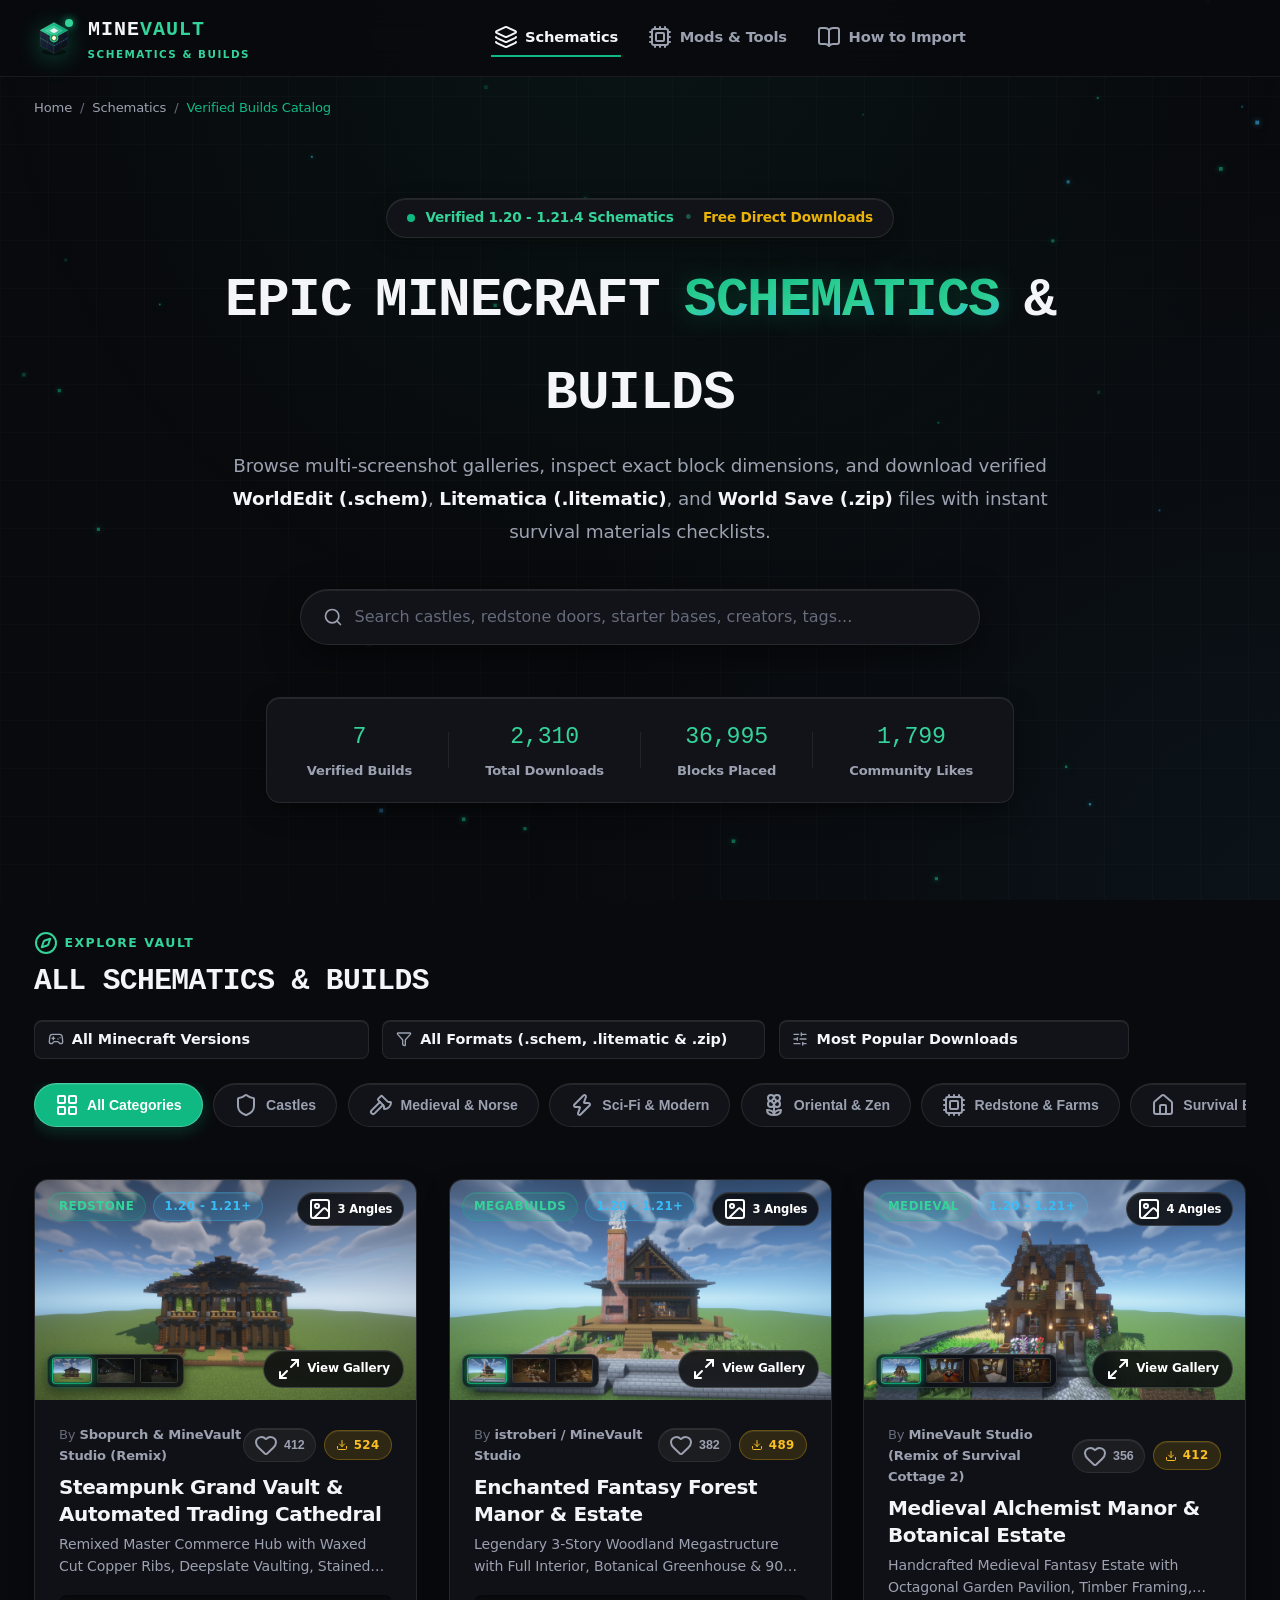
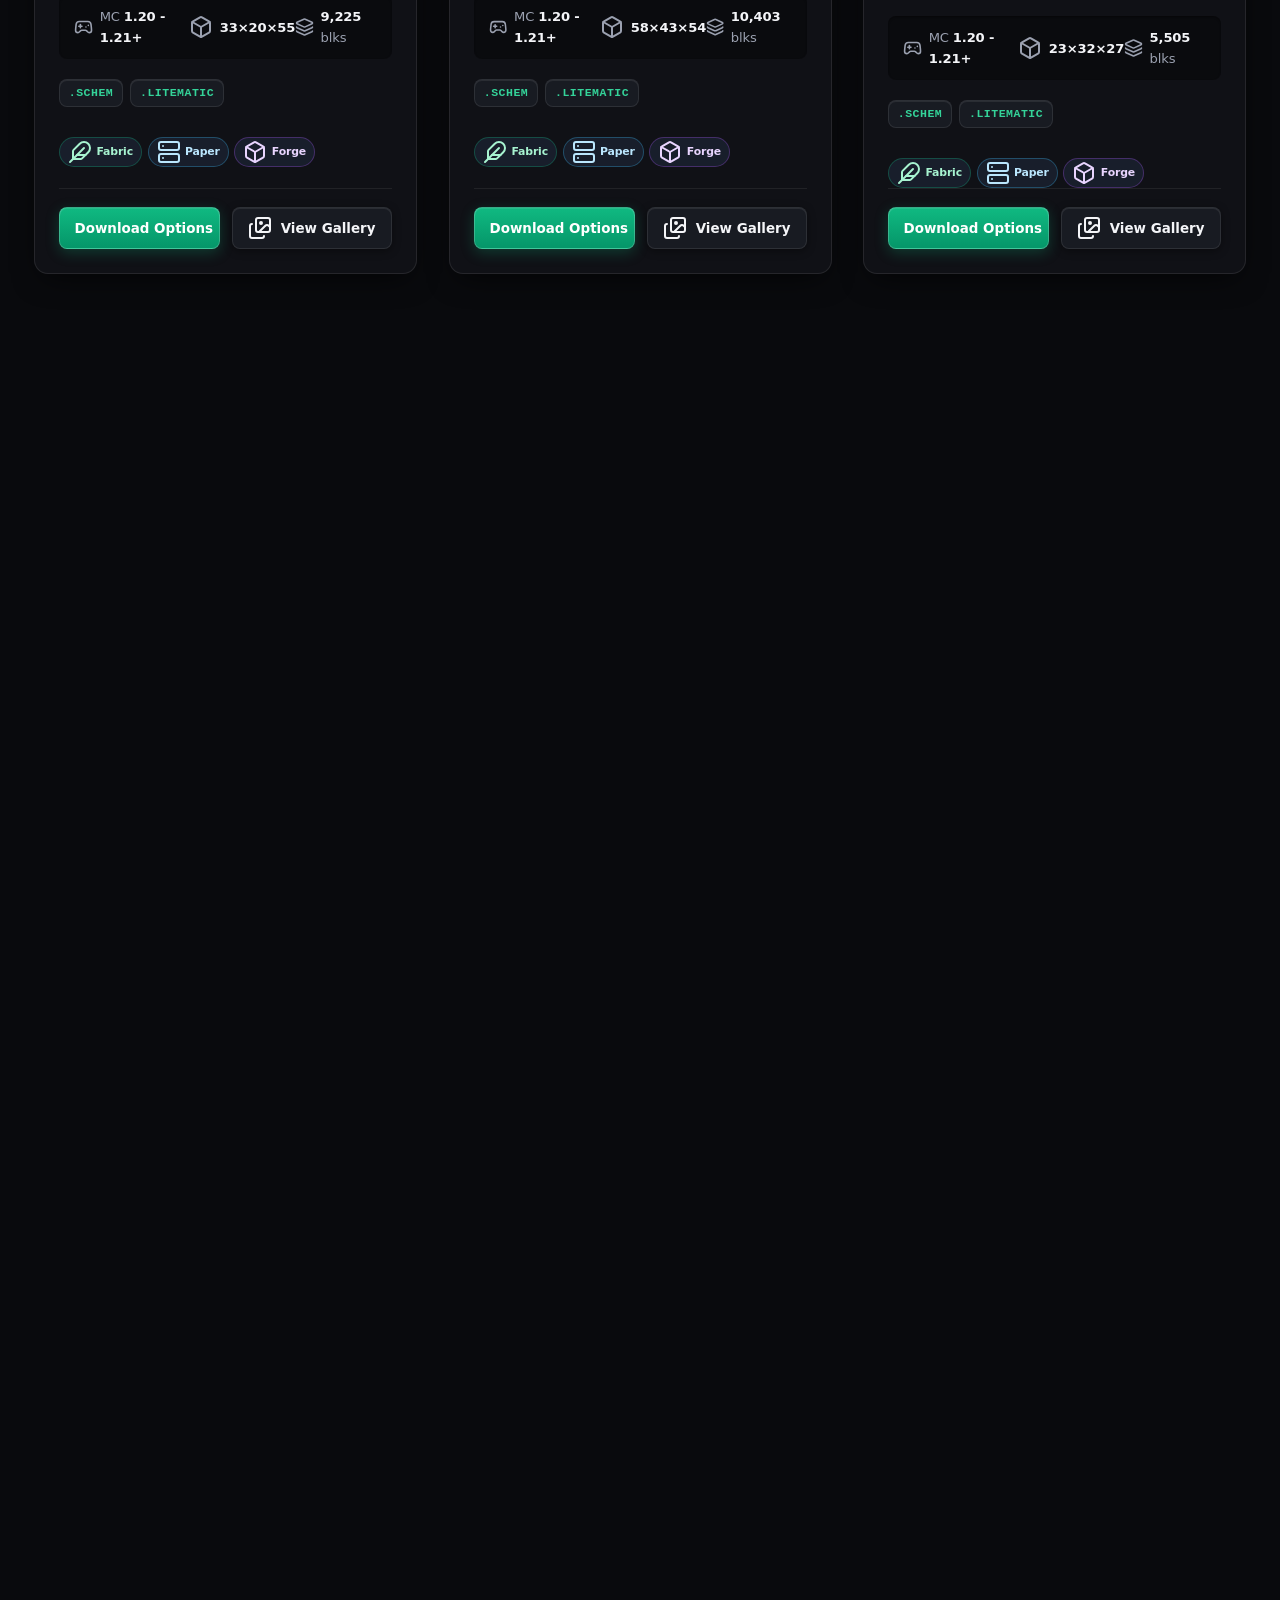
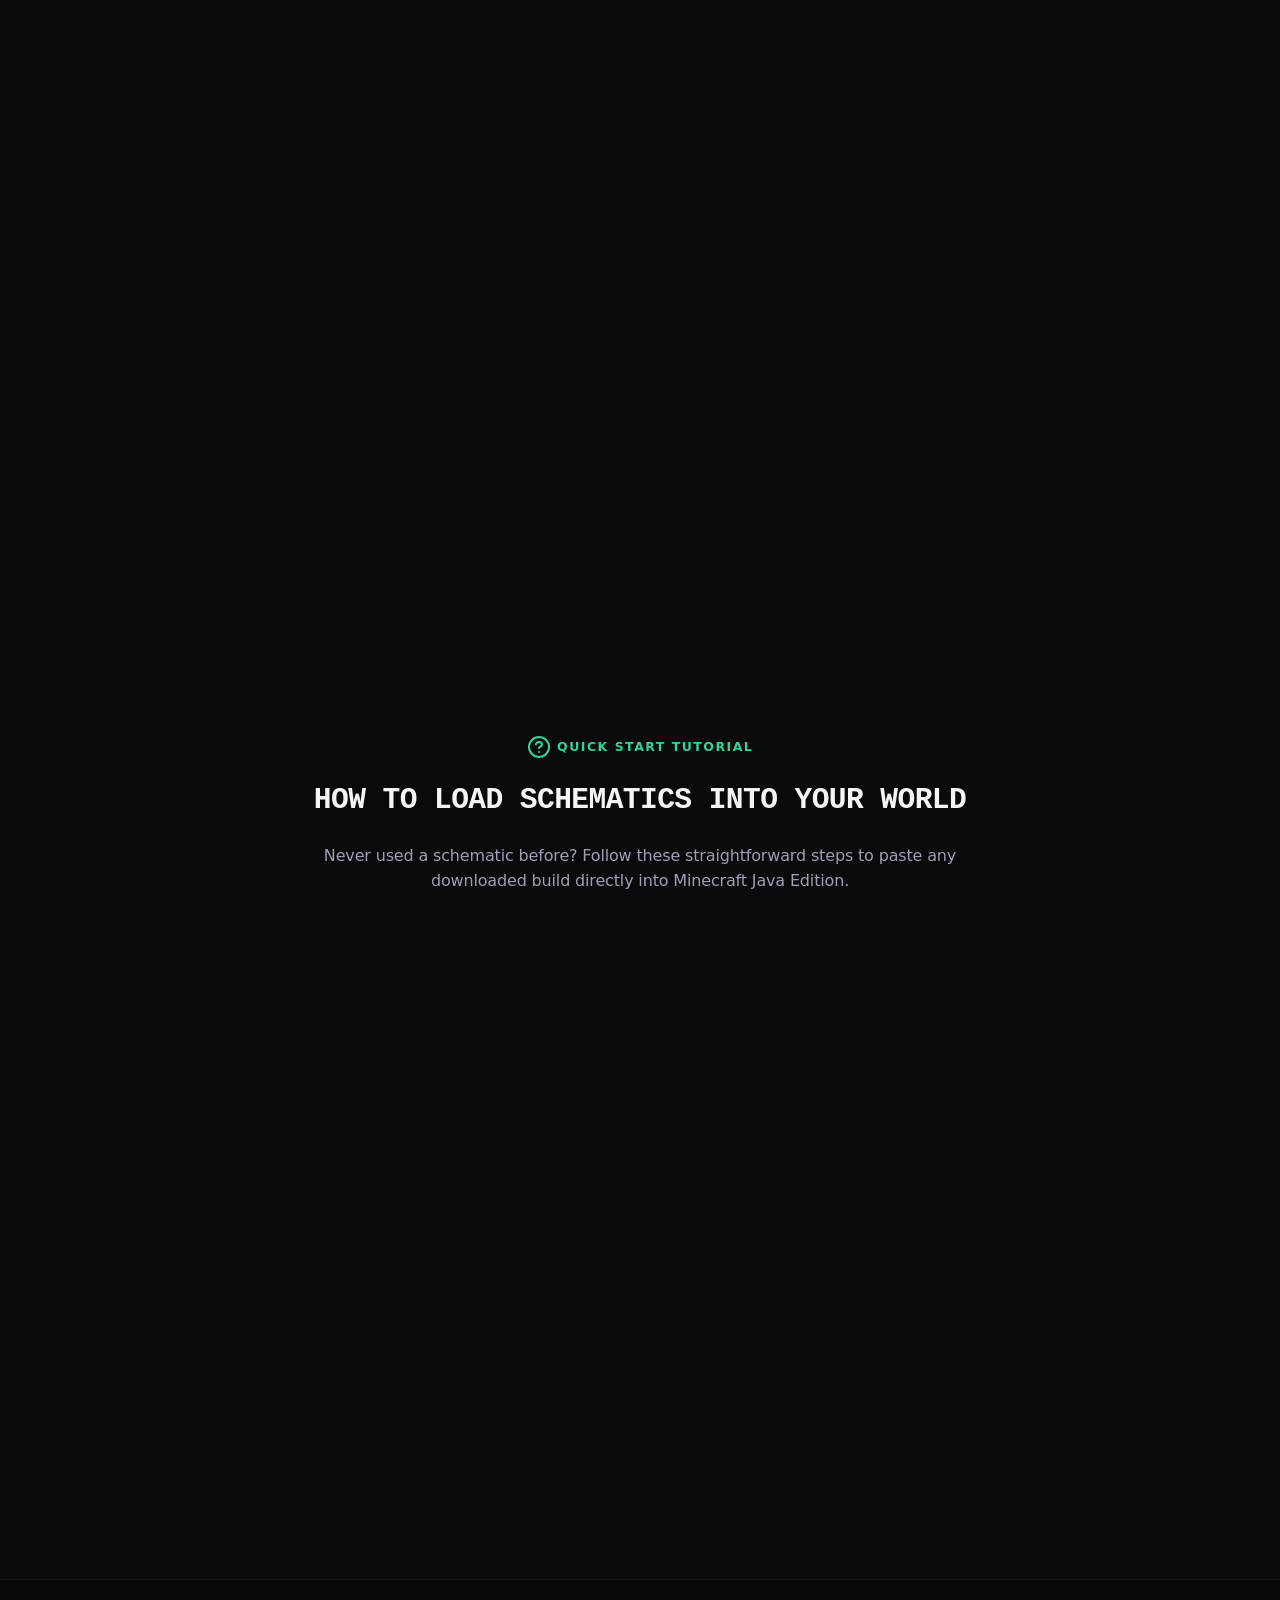
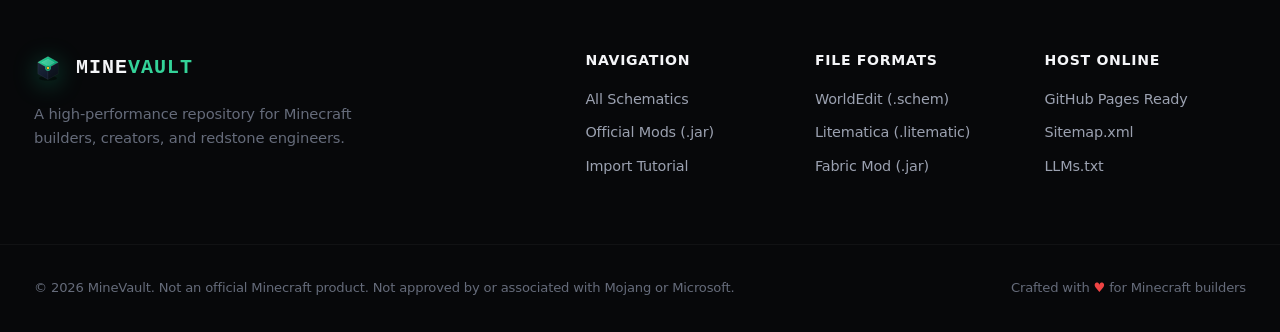
<file: index.html>
<!DOCTYPE html>
<html lang="en">
<head>
  <meta charset="UTF-8">
  <meta name="viewport" content="width=device-width, initial-scale=1.0">
  
  <!-- Primary Meta Tags -->
  <title>MineVault - Minecraft Schematics, WorldEdit (.schem) &amp; Litematica Downloads</title>
  <meta name="title" content="MineVault - Minecraft Schematics, WorldEdit (.schem) &amp; Litematica Downloads">
  <meta name="description" content="Download verified Minecraft schematics (.schem &amp; .litematic) and world saves with 4K multi-screenshot galleries, exact dimensions, and survival materials checklists.">
  <meta name="keywords" content="Minecraft schematics, WorldEdit schem, Litematica download, Minecraft builds, Minecraft castles, redstone doors, Minecraft world download, schem files">
  <meta name="author" content="MineVault">
  <meta name="robots" content="index, follow">

  <!-- Security Hardening Headers & Policies -->
  <meta http-equiv="Content-Security-Policy" content="default-src 'self'; script-src 'self' 'unsafe-inline'; style-src 'self' 'unsafe-inline' https://fonts.googleapis.com; font-src 'self' https://fonts.gstatic.com; img-src 'self' data: https:; frame-src https://www.youtube.com https://www.youtube-nocookie.com; media-src 'self'; connect-src 'self'; base-uri 'self'; form-action 'self';">
  <meta http-equiv="X-Content-Type-Options" content="nosniff">
  <meta name="referrer" content="strict-origin-when-cross-origin">

  <!-- Canonical Tag -->
  <link rel="canonical" href="https://ip7629778-boop.github.io/minecraft-schematics/">

  <!-- Favicons -->
  <link rel="icon" type="image/svg+xml" href="assets/icons/favicon.svg">
  <link rel="apple-touch-icon" href="assets/icons/favicon.svg">
  <meta name="theme-color" content="#070a10">

  <!-- Open Graph / Facebook / Discord Previews -->
  <meta property="og:type" content="website">
  <meta property="og:url" content="https://ip7629778-boop.github.io/minecraft-schematics/">
  <meta property="og:title" content="MineVault - Free Minecraft Schematics &amp; Build Downloads">
  <meta property="og:description" content="Download verified WorldEdit (.schem) and Litematica (.litematic) Minecraft builds with multi-angle screenshot galleries and materials checklists.">
  <meta property="og:image" content="assets/images/og-banner.svg">
  <meta property="og:site_name" content="MineVault">

  <!-- Twitter / X Previews -->
  <meta name="twitter:card" content="summary_large_image">
  <meta name="twitter:url" content="https://ip7629778-boop.github.io/minecraft-schematics/">
  <meta name="twitter:title" content="MineVault - Free Minecraft Schematics &amp; Build Downloads">
  <meta name="twitter:description" content="Download verified WorldEdit (.schem) and Litematica (.litematic) Minecraft builds with multi-angle screenshot galleries and materials checklists.">
  <meta name="twitter:image" content="assets/images/og-banner.svg">

  <!-- Structured Data (JSON-LD Schema.org) -->
  <script type="application/ld+json">
  {
    "@context": "https://schema.org",
    "@graph": [
      {
        "@type": "WebSite",
        "@id": "https://minevault.net/#website",
        "url": "https://minevault.net/",
        "name": "MineVault",
        "description": "Verified Minecraft schematics, WorldEdit and Litematica blueprints repository.",
        "inLanguage": "en-US"
      },
      {
        "@type": "Organization",
        "@id": "https://minevault.net/#organization",
        "name": "MineVault Community",
        "url": "https://minevault.net/",
        "logo": "assets/icons/favicon.svg"
      },
      {
        "@type": "ItemList",
        "name": "Featured Minecraft Schematics",
        "itemListElement": [
          {
            "@type": "ListItem",
            "position": 1,
            "name": "Cozy Survival Starter House",
            "description": "Tier 1 starter cottage with 4 living alcoves and 2-wide L-shaped corner stairs"
          },
          {
            "@type": "ListItem",
            "position": 2,
            "name": "Medieval Village Blacksmith & Armoury",
            "description": "Tier 1 working blacksmith with open-air lava forge, twin blast furnaces, and upper loft residence"
          },
          {
            "@type": "ListItem",
            "position": 3,
            "name": "Traditional Japanese Minka Estate",
            "description": "Master Zen residence with tiered Irimoya roofline, shoji screens, tatami lounges, and bamboo courtyard"
          },
          {
            "@type": "ListItem",
            "position": 4,
            "name": "Minimalist Modern House & Pool Villa",
            "description": "Luxury contemporary residence with cantilevered concrete wings, floor-to-ceiling glass, and swimming pool"
          },
          {
            "@type": "ListItem",
            "position": 5,
            "name": "Enchanted Fantasy Forest Manor & Estate",
            "description": "Legendary 3-story woodland megastructure with full interior, botanical greenhouse, and 90+ chests"
          },
          {
            "@type": "ListItem",
            "position": 6,
            "name": "Steampunk Grand Vault & Automated Trading Cathedral",
            "description": "Remixed master commerce hub with waxed cut copper ribs, deepslate vaulting, and 60+ trader cells"
          },
          {
            "@type": "ListItem",
            "position": 7,
            "name": "Rustic Windmill & High Granary",
            "description": "Master medieval milling complex with rotating four-blade canvas sails, grinding floor, and bakery annex"
          }
        ]
      }
    ]
  }
  </script>
  
  <!-- Fonts -->
  <link rel="preconnect" href="https://fonts.googleapis.com">
  <link rel="preconnect" href="https://fonts.gstatic.com" crossorigin>
  <link href="https://fonts.googleapis.com/css2?family=Plus+Jakarta+Sans:wght@400;500;600;700;800&family=Silkscreen:wght@400;700&display=swap" rel="stylesheet">
  
  <!-- Lucide Icons (Self-Hosted, Offline & Supply-Chain Safe) -->
  <script src="assets/js/lucide.min.js"></script>

  <!-- Main Stylesheet -->
  <link rel="stylesheet" href="styles.css">
</head>
<body>
  <!-- Ambient Canvas (Subtle Floating Minecraft Dust) -->
  <canvas id="ambient-canvas"></canvas>

  <!-- Interactive Glowing Torchlight Cursor Aura -->
  <div id="cursor-glow" aria-hidden="true"></div>

  <!-- Navigation Bar -->
  <header class="navbar" role="banner">
    <div class="nav-container">
      <a href="index.html" class="brand" aria-label="MineVault Homepage">
        <div class="brand-voxel-cube" id="vault-cube-trigger" title="MineVault Core - Click to unlock!">
          <svg class="vault-cube-svg" viewBox="0 0 44 44" width="38" height="38" fill="none" xmlns="http://www.w3.org/2000/svg" aria-hidden="true">
            <defs>
              <linearGradient id="vaultTopGrad" x1="6" y1="4" x2="38" y2="22" gradientUnits="userSpaceOnUse">
                <stop offset="0%" stop-color="#34d399"/>
                <stop offset="50%" stop-color="#10b981"/>
                <stop offset="100%" stop-color="#059669"/>
              </linearGradient>
              <linearGradient id="vaultLeftGrad" x1="6" y1="13" x2="22" y2="40" gradientUnits="userSpaceOnUse">
                <stop offset="0%" stop-color="#1e293b"/>
                <stop offset="100%" stop-color="#0f172a"/>
              </linearGradient>
              <linearGradient id="vaultRightGrad" x1="22" y1="22" x2="38" y2="40" gradientUnits="userSpaceOnUse">
                <stop offset="0%" stop-color="#111827"/>
                <stop offset="100%" stop-color="#090d14"/>
              </linearGradient>
              <filter id="vaultCoreGlow" x="-20%" y="-20%" width="140%" height="140%">
                <feGaussianBlur stdDeviation="1.5" result="blur"/>
                <feComposite in="SourceGraphic" in2="blur" operator="over"/>
              </filter>
            </defs>
            <ellipse cx="22" cy="38" rx="14" ry="4" fill="rgba(0,0,0,0.45)"/>
            <polygon points="6,13 22,22 22,40 6,31" fill="url(#vaultLeftGrad)" stroke="rgba(255,255,255,0.12)" stroke-width="0.75"/>
            <polygon points="22,22 38,13 38,31 22,40" fill="url(#vaultRightGrad)" stroke="rgba(255,255,255,0.08)" stroke-width="0.75"/>
            <polygon points="22,4 38,13 22,22 6,13" fill="url(#vaultTopGrad)" stroke="rgba(255,255,255,0.25)" stroke-width="0.75"/>
            <polygon points="22,8 32,13.5 22,19 12,13.5" fill="rgba(255,255,255,0.18)" stroke="rgba(255,255,255,0.3)" stroke-width="0.5"/>
            <polygon points="22,10.5 27,13.5 22,16.5 17,13.5" fill="#f8fafc" opacity="0.9"/>
            <line x1="6" y1="22" x2="22" y2="31" stroke="rgba(52,211,153,0.4)" stroke-width="1.2" stroke-dasharray="2 1"/>
            <line x1="14" y1="17.5" x2="14" y2="35.5" stroke="rgba(255,255,255,0.08)" stroke-width="0.75"/>
            <line x1="22" y1="31" x2="38" y2="22" stroke="rgba(56,189,248,0.4)" stroke-width="1.2" stroke-dasharray="2 1"/>
            <line x1="30" y1="17.5" x2="30" y2="35.5" stroke="rgba(255,255,255,0.06)" stroke-width="0.75"/>
            <circle class="vault-gem-ring" cx="22" cy="22" r="4.5" fill="#047857" stroke="#34d399" stroke-width="1.2"/>
            <circle class="vault-gem-core" cx="22" cy="22" r="2.2" fill="#fbbf24" filter="url(#vaultCoreGlow)"/>
            <polygon points="22,19 24.5,22 22,25 19.5,22" fill="#ffffff"/>
          </svg>
          <span class="vault-aura-dot"></span>
        </div>
        <div class="brand-text">
          <span class="brand-title" id="brand-title">
            <span class="brand-word mine"><span class="char" style="--i:0">M</span><span class="char" style="--i:1">I</span><span class="char" style="--i:2">N</span><span class="char" style="--i:3">E</span></span><span class="brand-word vault text-accent"><span class="char" style="--i:4">V</span><span class="char" style="--i:5">A</span><span class="char" style="--i:6">U</span><span class="char" style="--i:7">L</span><span class="char" style="--i:8">T</span></span>
          </span>
          <span class="brand-tag">SCHEMATICS &amp; BUILDS</span>
        </div>
      </a>

      <nav class="nav-links" aria-label="Main Navigation">
        <a href="#schematics" class="nav-link active"><i data-lucide="layers"></i> Schematics</a>
        <a href="#mods" class="nav-link"><i data-lucide="cpu"></i> Mods &amp; Tools</a>
        <a href="#import-guide" class="nav-link"><i data-lucide="book-open"></i> How to Import</a>
      </nav>

      <div class="nav-actions">
        <a href="https://github.com" target="_blank" rel="noopener noreferrer" class="btn btn-ghost" title="View Source Repository on GitHub" aria-label="GitHub Repository">
          <i data-lucide="github"></i>
        </a>
        <button class="mobile-menu-toggle" id="mobile-toggle" aria-label="Toggle Mobile Menu">
          <i data-lucide="menu"></i>
        </button>
      </div>
    </div>
  </header>

  <!-- Mobile Drawer -->
  <div class="mobile-drawer" id="mobile-drawer">
    <a href="#schematics" class="mobile-link"><i data-lucide="layers"></i> Browse Schematics</a>
    <a href="#mods" class="mobile-link"><i data-lucide="cpu"></i> Official Mods (.jar)</a>
    <a href="#import-guide" class="mobile-link"><i data-lucide="book-open"></i> How to Import (.schem / .litematic)</a>
  </div>

  <main id="main-content">
    <!-- Breadcrumbs Navigation for SEO -->
    <nav class="container" aria-label="Breadcrumb" style="padding-top: 1.25rem;">
      <ol style="display: flex; gap: 0.5rem; list-style: none; font-size: 0.82rem; color: var(--text-dim);">
        <li><a href="index.html" style="color: var(--text-muted); text-decoration: none;">Home</a></li>
        <li>/</li>
        <li><a href="#schematics" style="color: var(--text-muted); text-decoration: none;">Schematics</a></li>
        <li>/</li>
        <li style="color: var(--accent-emerald);" aria-current="page">Verified Builds Catalog</li>
      </ol>
    </nav>

    <!-- Hero Section -->
    <section class="hero-section" aria-labelledby="hero-heading">
      <div class="container hero-content">
        <div class="hero-badge animate-float">
          <span class="pulse-dot"></span>
          <span>Verified 1.20 - 1.21.4 Schematics</span>
          <span class="badge-separator">•</span>
          <span class="badge-highlight">Free Direct Downloads</span>
        </div>
        
        <h1 class="hero-title" id="hero-heading" aria-label="EPIC MINECRAFT SCHEMATICS &amp; BUILDS">
          <span class="title-word" style="--w-i:0">
            <span class="title-char" style="--i:0">E</span><span class="title-char" style="--i:1">P</span><span class="title-char" style="--i:2">I</span><span class="title-char" style="--i:3">C</span>
          </span>
          <span class="title-word" style="--w-i:1">
            <span class="title-char" style="--i:4">M</span><span class="title-char" style="--i:5">I</span><span class="title-char" style="--i:6">N</span><span class="title-char" style="--i:7">E</span><span class="title-char" style="--i:8">C</span><span class="title-char" style="--i:9">R</span><span class="title-char" style="--i:10">A</span><span class="title-char" style="--i:11">F</span><span class="title-char" style="--i:12">T</span>
          </span>
          <span class="title-word title-accent gradient-text glow-text" style="--w-i:2">
            <span class="title-char" style="--i:13">S</span><span class="title-char" style="--i:14">C</span><span class="title-char" style="--i:15">H</span><span class="title-char" style="--i:16">E</span><span class="title-char" style="--i:17">M</span><span class="title-char" style="--i:18">A</span><span class="title-char" style="--i:19">T</span><span class="title-char" style="--i:20">I</span><span class="title-char" style="--i:21">C</span><span class="title-char" style="--i:22">S</span>
          </span>
          <span class="title-word title-amp" style="--w-i:3">
            <span class="title-char" style="--i:23">&amp;</span>
          </span>
          <span class="title-word" style="--w-i:4">
            <span class="title-char" style="--i:24">B</span><span class="title-char" style="--i:25">U</span><span class="title-char" style="--i:26">I</span><span class="title-char" style="--i:27">L</span><span class="title-char" style="--i:28">D</span><span class="title-char" style="--i:29">S</span>
          </span>
        </h1>
        
        <p class="hero-description">
          Browse multi-screenshot galleries, inspect exact block dimensions, and download verified <strong>WorldEdit (.schem)</strong>, <strong>Litematica (.litematic)</strong>, and <strong>World Save (.zip)</strong> files with instant survival materials checklists.
        </p>

        <!-- Search Bar with Glow -->
        <div class="hero-search-wrapper">
          <div class="search-box glow-hover">
            <i data-lucide="search" class="search-icon"></i>
            <input type="text" id="search-input" placeholder="Search castles, redstone doors, starter bases, creators, tags..." autocomplete="off" aria-label="Search schematics and builds">
            <button id="clear-search" class="clear-btn" style="display: none;" title="Clear search" aria-label="Clear Search Input">
              <i data-lucide="x"></i>
            </button>
          </div>
        </div>

        <!-- Dynamic Animated Stats Ticker -->
        <div class="hero-stats glow-border" aria-label="Vault Statistics">
          <div class="stat-card">
            <span class="stat-num" id="total-builds-count">0</span>
            <span class="stat-label">Verified Builds</span>
          </div>
          <div class="stat-divider"></div>
          <div class="stat-card">
            <span class="stat-num" id="total-downloads-count">0</span>
            <span class="stat-label">Total Downloads</span>
          </div>
          <div class="stat-divider"></div>
          <div class="stat-card">
            <span class="stat-num" id="total-blocks-count">0</span>
            <span class="stat-label">Blocks Placed</span>
          </div>
          <div class="stat-divider"></div>
          <div class="stat-card">
            <span class="stat-num" id="total-likes-count">0</span>
            <span class="stat-label">Community Likes</span>
          </div>
        </div>
      </div>
    </section>

    <!-- Schematics Catalog & Filter Section -->
    <section class="catalog-section" id="schematics" aria-labelledby="catalog-heading">
      <div class="container">
        <div class="catalog-header-bar">
          <div>
            <div class="section-tag"><i data-lucide="compass"></i> EXPLORE VAULT</div>
            <h2 class="section-title" id="catalog-heading">ALL SCHEMATICS &amp; BUILDS</h2>
          </div>

          <!-- Sort and View Controls -->
          <div class="filter-controls">
            <div class="select-wrapper">
              <i data-lucide="gamepad-2" class="select-icon"></i>
              <select id="version-filter" aria-label="Filter by Minecraft version">
                <option value="all">All Minecraft Versions</option>
                <option value="1.21">Minecraft 1.21+ (Tricky Trials)</option>
                <option value="1.20">Minecraft 1.20+ (Trails &amp; Tales)</option>
                <option value="1.19">Minecraft 1.19+ (Wild Update)</option>
                <option value="1.18">Minecraft 1.18+ (Caves &amp; Cliffs)</option>
              </select>
            </div>

            <div class="select-wrapper">
              <i data-lucide="filter" class="select-icon"></i>
              <select id="format-filter" aria-label="Filter by format">
                <option value="all">All Formats (.schem, .litematic &amp; .zip)</option>
                <option value="schem">WorldEdit (.schem)</option>
                <option value="litematic">Litematica (.litematic)</option>
                <option value="zip">World Save (.zip)</option>
              </select>
            </div>

            <div class="select-wrapper">
              <i data-lucide="sliders-horizontal" class="select-icon"></i>
              <select id="sort-select" aria-label="Sort builds by criteria">
                <option value="popular">Most Popular Downloads</option>
                <option value="likes">Highest Community Likes</option>
                <option value="newest">Newest Added First</option>
                <option value="blocks-desc">Largest Megabuilds (Block Count)</option>
                <option value="blocks-asc">Compact / Starter Size</option>
              </select>
            </div>
          </div>
        </div>

        <!-- Category Pill Buttons -->
        <div class="category-pills" id="category-pills" role="tablist" aria-label="Category Filters">
          <button class="pill-btn active" data-category="all" role="tab" aria-selected="true">
            <i data-lucide="layout-grid"></i> All Categories
          </button>
          <button class="pill-btn" data-category="Castles" role="tab" aria-selected="false">
            <i data-lucide="shield"></i> Castles
          </button>
          <button class="pill-btn" data-category="Medieval" role="tab" aria-selected="false">
            <i data-lucide="axe"></i> Medieval &amp; Norse
          </button>
          <button class="pill-btn" data-category="Sci-Fi" role="tab" aria-selected="false">
            <i data-lucide="zap"></i> Sci-Fi &amp; Modern
          </button>
          <button class="pill-btn" data-category="Oriental" role="tab" aria-selected="false">
            <i data-lucide="flower-2"></i> Oriental &amp; Zen
          </button>
          <button class="pill-btn" data-category="Redstone" role="tab" aria-selected="false">
            <i data-lucide="cpu"></i> Redstone &amp; Farms
          </button>
          <button class="pill-btn" data-category="Survival Bases" role="tab" aria-selected="false">
            <i data-lucide="home"></i> Survival Bases
          </button>
          <button class="pill-btn" data-category="Megabuilds" role="tab" aria-selected="false">
            <i data-lucide="box"></i> Megabuilds
          </button>
        </div>

        <!-- Schematics Grid -->
        <div class="schematics-grid" id="schematics-grid" aria-live="polite">
          <!-- Dynamic cards inserted here -->
        </div>

        <!-- Empty Results Message -->
        <div class="empty-state" id="empty-state" style="display: none;">
          <div class="empty-icon"><i data-lucide="box"></i></div>
          <h3>No Schematics Found</h3>
          <p>Try clearing your search terms or selecting a different category filter.</p>
          <button class="btn btn-secondary" id="reset-filters-btn">Reset All Filters</button>
        </div>
      </div>
    </section>

    <!-- Official Mods & Quality-of-Life Tools Section -->
    <section class="mods-section scroll-reveal" id="mods" aria-labelledby="mods-heading">
      <div class="container">
        <div class="catalog-header-bar">
          <div>
            <div class="section-tag"><i data-lucide="cpu"></i> OFFICIAL MINECRAFT MODS</div>
            <h2 class="section-title" id="mods-heading">QUALITY-OF-LIFE UTILITIES</h2>
          </div>
          <div class="filter-controls">
            <span class="badge badge-emerald" style="padding: 0.5rem 0.9rem; font-weight: 600;">
              <i data-lucide="check-circle" style="width: 14px; height: 14px; display: inline-block; vertical-align: -2px; margin-right: 4px;"></i> Fabric 1.21.4 Ready
            </span>
          </div>
        </div>

        <p class="section-subtitle" style="margin-top: -0.5rem; margin-bottom: 2rem; color: var(--text-dim); max-width: 680px;">
          Lightweight, crash-proof mods engineered to solve Minecraft's most frustrating mechanics without tech bloat or world corruption risks.
        </p>

        <div class="project-list" role="list">
          <!-- Mod 1: Smart Stash (Modrinth-Style Row) -->
          <article class="project-row interactive-hover" role="listitem">
            <div class="project-icon-wrapper">
              <img src="assets/icons/smartstash.png" alt="Smart Stash Mod Icon" class="project-icon" width="58" height="58" loading="lazy" />
            </div>

            <div class="project-main">
              <div class="project-header">
                <h3 class="project-title">
                  <a href="SMART_STASH_MOD_GUIDE.md" target="_blank">Smart Stash (Quick-Deposit)</a>
                </h3>
                <div class="project-badges">
                  <span class="badge badge-emerald">Fabric 1.21.4</span>
                  <span class="badge badge-diamond">v1.0.0</span>
                  <span class="badge badge-amber"><kbd>X</kbd> Quick-Deposit</span>
                </div>
              </div>

              <p class="project-summary">
                Terraria-style instant inventory sorting. Stand near your storage chests, press <kbd>X</kbd>, and watch matching items instantly fly from your bags into existing stacks in 0.05 seconds.
              </p>

              <div class="project-meta-chips">
                <span class="meta-chip"><i data-lucide="shield-check"></i> 100% Vanilla Safe</span>
                <span class="meta-chip"><i data-lucide="hand"></i> Hotbar Protected</span>
                <span class="meta-chip"><i data-lucide="box"></i> Chests &bull; Barrels &bull; Shulkers</span>
                <span class="meta-chip"><i data-lucide="user"></i> MineVault &bull; ip762</span>
              </div>
            </div>

            <div class="project-actions">
              <a href="downloads/smartstash-fabric-1.21.4-1.0.0.jar" download class="btn-mod-download" title="Download Fabric .JAR for Minecraft 1.21.4">
                <i data-lucide="download"></i>
                <div class="btn-text-group">
                  <span class="btn-main-label">Download .JAR</span>
                  <span class="btn-sub-label">13.8 KB &bull; Fabric 1.21.4</span>
                </div>
              </a>
              <a href="SMART_STASH_MOD_GUIDE.md" target="_blank" class="btn-mod-guide" title="View Guide, Hotkeys & Config">
                <i data-lucide="file-text"></i>
                <span>Guide</span>
              </a>
            </div>
          </article>

          <!-- Mod 2: The Caravan Bell & Contract -->
          <article class="project-row interactive-hover" role="listitem">
            <div class="project-icon-wrapper">
              <img src="assets/icons/caravanbell.png" alt="Caravan Bell Mod Icon" class="project-icon" width="58" height="58" loading="lazy" />
            </div>

            <div class="project-main">
              <div class="project-header">
                <h3 class="project-title">
                  <a href="CARAVAN_BELL_MOD_GUIDE.md" target="_blank">The Caravan Bell &amp; Contract</a>
                </h3>
                <div class="project-badges">
                  <span class="badge badge-emerald">Fabric 1.21.4</span>
                  <span class="badge badge-diamond">v1.0.0</span>
                  <span class="badge badge-purple"><i data-lucide="users" style="width: 12px; height: 12px; display: inline-block; vertical-align: -1px; margin-right: 2px;"></i> Villager Logistics</span>
                </div>
              </div>

              <p class="project-summary">
                Say goodbye to boats and minecarts. Tether villagers with leads, ring handheld bells to lead group caravans, and seal trade contracts with paper to lock professions forever.
              </p>

              <div class="project-meta-chips">
                <span class="meta-chip"><i data-lucide="link"></i> Direct Villager Leashing</span>
                <span class="meta-chip"><i data-lucide="bell"></i> Handheld Bell Rally</span>
                <span class="meta-chip"><i data-lucide="file-check"></i> Profession Lock Contracts</span>
                <span class="meta-chip"><i data-lucide="shield-check"></i> 100% Vanilla Safe</span>
              </div>
            </div>

            <div class="project-actions">
              <a href="downloads/caravanbell-fabric-1.21.4-1.0.0.jar" download class="btn-mod-download" title="Download Fabric .JAR for Minecraft 1.21.4">
                <i data-lucide="download"></i>
                <div class="btn-text-group">
                  <span class="btn-main-label">Download .JAR</span>
                  <span class="btn-sub-label">15.3 KB &bull; Fabric 1.21.4</span>
                </div>
              </a>
              <a href="CARAVAN_BELL_MOD_GUIDE.md" target="_blank" class="btn-mod-guide" title="View Guide, Controls & Recipes">
                <i data-lucide="file-text"></i>
                <span>Guide</span>
              </a>
            </div>
          </article>
        </div>
      </div>
    </section>

    <!-- How to Import Guide Section -->
    <section class="guide-section" id="import-guide" aria-labelledby="guide-heading">
      <div class="container">
        <div class="section-header text-center">
          <div class="section-tag"><i data-lucide="help-circle"></i> QUICK START TUTORIAL</div>
          <h2 class="section-title" id="guide-heading">HOW TO LOAD SCHEMATICS INTO YOUR WORLD</h2>
          <p class="section-subtitle">
            Never used a schematic before? Follow these straightforward steps to paste any downloaded build directly into Minecraft Java Edition.
          </p>
        </div>

        <div class="guide-grid">
          <!-- Method 1: WorldEdit -->
          <div class="guide-card interactive-hover">
            <div class="guide-badge">Option 1</div>
            <div class="guide-icon"><i data-lucide="wand-2"></i></div>
            <h3 class="guide-card-title">WorldEdit (.schem)</h3>
            <p class="guide-card-sub">Best for Spigot, Paper, Fabric servers, or single-player with WorldEdit mod installed.</p>
            
            <ol class="guide-steps">
              <li>
                <strong>Put file in folder:</strong>
                <code>.minecraft/config/worldedit/schematics/</code>
                (or server <code>plugins/WorldEdit/schematics/</code>)
              </li>
              <li>
                <strong>Load into clipboard:</strong>
                <code>//schem load &lt;filename&gt;</code>
              </li>
              <li>
                <strong>Stand where you want it:</strong>
                Navigate to your desired build spot in game.
              </li>
              <li>
                <strong>Paste into world:</strong>
                <code>//paste -a</code> (the <code>-a</code> skips air blocks so you don't overwrite surrounding terrain!)
              </li>
            </ol>
          </div>

          <!-- Method 2: Litematica -->
          <div class="guide-card highlight-card interactive-hover">
            <div class="guide-badge gold">Option 2 (Survival Friendly)</div>
            <div class="guide-icon"><i data-lucide="box"></i></div>
            <h3 class="guide-card-title">Litematica (.litematic)</h3>
            <p class="guide-card-sub">Best for vanilla survival worlds, projection holograms, and material counting with Malilib.</p>
            
            <ol class="guide-steps">
              <li>
                <strong>Drop file in:</strong>
                <code>.minecraft/schematics/</code>
              </li>
              <li>
                <strong>Open Litematica Menu:</strong>
                Press <kbd>M</kbd> in game and click <strong>Load Schematics</strong>.
              </li>
              <li>
                <strong>Place Hologram:</strong>
                Select the file, click <strong>Load Schematic</strong>, and position the ghost projection where you want.
              </li>
              <li>
                <strong>Paste or Build by Hand:</strong>
                In Creative, switch tool mode to <strong>Paste Schematic</strong> (<kbd>Ctrl</kbd> + <kbd>Alt</kbd> + <kbd>Execute</kbd>). In Survival, use the hologram projection to place each block accurately!
              </li>
            </ol>
          </div>

          <!-- Method 3: Redstone & Mod Safety -->
          <div class="guide-card interactive-hover">
            <div class="guide-badge">Pro Tips</div>
            <div class="guide-icon"><i data-lucide="shield-check"></i></div>
            <h3 class="guide-card-title">Placement &amp; Safety Tips</h3>
            <p class="guide-card-sub">Avoid common glitches when pasting large structures or complex redstone mechanisms.</p>
            
            <ul class="guide-steps list-bulleted">
              <li>
                <strong>Always backup your world:</strong> Create a world save backup before pasting large megabuilds.
              </li>
              <li>
                <strong>Redstone ticking:</strong> Run <code>/gamerule randomTickSpeed 0</code> before pasting large redstone machines so pistons don't trigger mid-paste.
              </li>
              <li>
                <strong>Undo button:</strong> If you placed it in the wrong direction, immediately type <code>//undo</code>.
              </li>
              <li>
                <strong>Rotating:</strong> Rotate schematics before pasting with <code>//rotate 90</code>, <code>//rotate 180</code>, or <code>//rotate 270</code>.
              </li>
            </ul>
          </div>
        </div>
      </div>
    </section>
  </main>

  <!-- Clean Unified Schematic Detail Modal (Multi-Screenshots + One-Click Copier) -->
  <div class="modal-overlay" id="detail-modal" aria-hidden="true" role="dialog" aria-modal="true">
    <div class="modal-container">
      <button class="modal-close" id="modal-close-btn" aria-label="Close modal">
        <i data-lucide="x"></i>
      </button>

      <div class="modal-body" id="modal-content">
        <!-- Rendered dynamically as a single unified page with multi-screenshots -->
      </div>
    </div>
  </div>

  <!-- Toast Notification -->
  <div class="toast" id="toast" role="alert" aria-live="assertive"></div>

  <!-- Footer -->
  <footer class="footer" role="contentinfo">
    <div class="container footer-content">
      <div class="footer-left">
        <div class="brand">
          <div class="brand-voxel-cube small" title="MineVault Core">
            <svg class="vault-cube-svg" viewBox="0 0 44 44" width="28" height="28" fill="none" xmlns="http://www.w3.org/2000/svg" aria-hidden="true">
              <ellipse cx="22" cy="38" rx="14" ry="4" fill="rgba(0,0,0,0.45)"/>
              <polygon points="6,13 22,22 22,40 6,31" fill="url(#vaultLeftGrad)" stroke="rgba(255,255,255,0.12)" stroke-width="0.75"/>
              <polygon points="22,22 38,13 38,31 22,40" fill="url(#vaultRightGrad)" stroke="rgba(255,255,255,0.08)" stroke-width="0.75"/>
              <polygon points="22,4 38,13 22,22 6,13" fill="url(#vaultTopGrad)" stroke="rgba(255,255,255,0.25)" stroke-width="0.75"/>
              <polygon points="22,8 32,13.5 22,19 12,13.5" fill="rgba(255,255,255,0.18)" stroke="rgba(255,255,255,0.3)" stroke-width="0.5"/>
              <circle cx="22" cy="22" r="4" fill="#047857" stroke="#34d399" stroke-width="1"/>
              <circle cx="22" cy="22" r="2" fill="#fbbf24"/>
            </svg>
          </div>
          <span class="brand-title">
            <span class="brand-word mine"><span class="char" style="--i:0">M</span><span class="char" style="--i:1">I</span><span class="char" style="--i:2">N</span><span class="char" style="--i:3">E</span></span><span class="brand-word vault text-accent"><span class="char" style="--i:4">V</span><span class="char" style="--i:5">A</span><span class="char" style="--i:6">U</span><span class="char" style="--i:7">L</span><span class="char" style="--i:8">T</span></span>
          </span>
        </div>
        <p class="footer-note">
          A high-performance repository for Minecraft builders, creators, and redstone engineers.
        </p>
      </div>

      <div class="footer-links">
        <div class="footer-col">
          <h4>Navigation</h4>
          <a href="#schematics">All Schematics</a>
          <a href="#mods">Official Mods (.jar)</a>
          <a href="#import-guide">Import Tutorial</a>
        </div>
        <div class="footer-col">
          <h4>File Formats</h4>
          <a href="#import-guide">WorldEdit (.schem)</a>
          <a href="#import-guide">Litematica (.litematic)</a>
          <a href="#mods">Fabric Mod (.jar)</a>
        </div>
        <div class="footer-col">
          <h4>Host Online</h4>
          <a href="https://pages.github.com" target="_blank" rel="noopener">GitHub Pages Ready</a>
          <a href="sitemap.xml" target="_blank">Sitemap.xml</a>
          <a href="llms.txt" target="_blank">LLMs.txt</a>
        </div>
      </div>
    </div>
    <div class="footer-bottom">
      <div class="container footer-bottom-content">
        <p>© 2026 MineVault. Not an official Minecraft product. Not approved by or associated with Mojang or Microsoft.</p>
        <p class="built-with">Crafted with <span class="heart">♥</span> for Minecraft builders</p>
      </div>
    </div>
  </footer>

  <!-- Application Logic -->
  <script src="app.js?v=20261125_caravanbell"></script>
</body>
</html>
</file>
<file: styles.css>
/* ==========================================================================
   MineVault - Curated Studio Design System & Micro-Interactions
   Human-crafted palette: Warm Obsidian Basalt, Moss Emerald, Glowstone Gold
   ========================================================================== */

:root {
  /* Surface Colors: Grounded warm obsidian & basalt (not generic AI purple/slate) */
  --bg-primary: #090a0d;
  --bg-secondary: #111318;
  --bg-tertiary: #181b22;
  --bg-card: rgba(17, 19, 24, 0.94);
  --bg-card-hover: rgba(23, 26, 34, 0.98);
  --bg-overlay: rgba(6, 7, 10, 0.88);

  /* Borders: Apple/Linear-style specular inner highlight & refined subtle rim */
  --border-subtle: rgba(255, 255, 255, 0.07);
  --border-card: rgba(255, 255, 255, 0.09);
  --border-hover: rgba(52, 211, 153, 0.4);
  --border-focus: #10b981;

  /* Typography: Ivory and warm slate */
  --text-main: #f4f5f8;
  --text-muted: #9ba1b0;
  --text-dim: #656b7a;

  /* Accents: Hand-tuned earthy Minecraft tones */
  --accent-moss: #10b981;
  --accent-moss-light: #34d399;
  --accent-moss-glow: rgba(16, 185, 129, 0.25);
  --accent-emerald: #10b981;
  --accent-emerald-light: #34d399;
  --accent-emerald-glow: rgba(16, 185, 129, 0.25);
  
  --accent-diamond: #38bdf8;
  --accent-diamond-glow: rgba(56, 189, 248, 0.25);

  --accent-glowstone: #eab308;
  --accent-glowstone-glow: rgba(234, 179, 8, 0.25);

  --accent-copper: #f97316;
  --accent-redstone: #ef4444;

  /* Typography */
  --font-main: 'Plus Jakarta Sans', system-ui, -apple-system, sans-serif;
  --font-pixel: 'Silkscreen', monospace;

  /* Geometry & Bevels */
  --radius-sm: 8px;
  --radius-md: 14px;
  --radius-lg: 20px;
  --radius-full: 9999px;

  /* Shadows: Deep studio elevation with inner rim bevel */
  --shadow-card: 0 10px 30px -10px rgba(0, 0, 0, 0.8);
  --shadow-card-hover: 0 20px 40px -12px rgba(0, 0, 0, 0.9), 0 0 25px rgba(16, 185, 129, 0.2);
  --inner-bevel: inset 0 1px 0 rgba(255, 255, 255, 0.08);

  /* Spring Physics Easings */
  --spring-fast: 0.2s cubic-bezier(0.16, 1, 0.3, 1);
  --spring-bounce: 0.35s cubic-bezier(0.34, 1.56, 0.64, 1);
  --ease-smooth: 0.4s cubic-bezier(0.16, 1, 0.3, 1);
}

* {
  box-sizing: border-box;
  margin: 0;
  padding: 0;
}

html {
  scroll-behavior: smooth;
  color-scheme: dark;
}

body {
  font-family: var(--font-main);
  background-color: var(--bg-primary);
  color: var(--text-main);
  line-height: 1.6;
  min-height: 100vh;
  overflow-x: hidden;
  position: relative;
  letter-spacing: -0.01em;
}

/* Ambient Canvas */
#ambient-canvas {
  position: fixed;
  top: 0;
  left: 0;
  width: 100vw;
  height: 100vh;
  pointer-events: none;
  z-index: 0;
}

/* ==========================================================================
   Ambient Glowing Green Torchlight Cursor Shadow
   ========================================================================== */
#cursor-glow {
  display: none;
}

@media (hover: hover) and (pointer: fine) {
  #cursor-glow {
    display: block;
    position: fixed;
    top: 0;
    left: 0;
    width: 420px;
    height: 420px;
    margin-left: -210px;
    margin-top: -210px;
    border-radius: 50%;
    background: radial-gradient(circle, rgba(16, 185, 129, 0.10) 0%, rgba(52, 211, 153, 0.04) 40%, transparent 70%);
    pointer-events: none;
    z-index: 9998;
    transform: translate3d(-500px, -500px, 0);
    will-change: transform;
    mix-blend-mode: screen;
    opacity: 0;
    transition: opacity 0.4s ease;
  }

  #cursor-glow.active {
    opacity: 1;
  }
}

/* Subtle Organic Grain & Vignette */
body::before {
  content: '';
  position: fixed;
  top: 0;
  left: 0;
  width: 100vw;
  height: 100vh;
  pointer-events: none;
  z-index: 0;
  background-image: 
    radial-gradient(circle at 50% 0%, rgba(16, 185, 129, 0.06) 0%, transparent 60%),
    radial-gradient(circle at 100% 100%, rgba(56, 189, 248, 0.05) 0%, transparent 50%),
    linear-gradient(rgba(255, 255, 255, 0.015) 1px, transparent 1px),
    linear-gradient(90deg, rgba(255, 255, 255, 0.015) 1px, transparent 1px);
  background-size: 100% 100%, 100% 100%, 48px 48px, 48px 48px;
}

/* Typography Utilities */
h1, h2, h3, h4 {
  font-weight: 700;
  line-height: 1.25;
  color: var(--text-main);
  letter-spacing: -0.02em;
}

.text-accent {
  color: var(--accent-moss-light);
}

.gradient-text {
  background: linear-gradient(135deg, #f8fafc 0%, #a7f3d0 45%, #34d399 100%);
  -webkit-background-clip: text;
  -webkit-text-fill-color: transparent;
}

.glow-text {
  text-shadow: 0 2px 25px rgba(16, 185, 129, 0.28);
}

.container {
  width: 100%;
  max-width: 1260px;
  margin: 0 auto;
  padding: 0 1.5rem;
  position: relative;
  z-index: 1;
}

/* ==========================================================================
   Tactile Button System with Interactive Light Sheen & Spring Physics
   ========================================================================== */
.btn {
  display: inline-flex;
  align-items: center;
  justify-content: center;
  gap: 0.55rem;
  padding: 0.72rem 1.35rem;
  font-size: 0.92rem;
  font-weight: 600;
  border-radius: var(--radius-sm);
  cursor: pointer;
  border: 1px solid transparent;
  text-decoration: none;
  font-family: inherit;
  white-space: nowrap;
  position: relative;
  overflow: hidden;
  transition: transform var(--spring-fast), box-shadow var(--spring-fast), background-color var(--spring-fast);
}

/* Subtle Shimmer Sheen on Button Hover */
.btn::after {
  content: '';
  position: absolute;
  top: 0;
  left: -100%;
  width: 60%;
  height: 100%;
  background: linear-gradient(90deg, transparent, rgba(255, 255, 255, 0.18), transparent);
  transform: skewX(-20deg);
  transition: none;
  pointer-events: none;
}

.btn:hover::after {
  left: 140%;
  transition: left 0.65s ease-in-out;
}

.btn:active {
  transform: translateY(2px) scale(0.97);
  box-shadow: 0 1px 4px rgba(0, 0, 0, 0.4), var(--inner-bevel);
}

.btn i {
  width: 17px;
  height: 17px;
}

/* Primary Moss Emerald Button */
.btn-primary {
  background: linear-gradient(180deg, #10b981 0%, #059669 100%);
  color: #ffffff;
  border: 1px solid rgba(255, 255, 255, 0.2);
  box-shadow: 0 4px 14px var(--accent-moss-glow), var(--inner-bevel);
}

.btn-primary:hover {
  background: linear-gradient(180deg, #16a34a 0%, #059669 100%);
  transform: translateY(-2px);
  box-shadow: 0 8px 22px rgba(16, 185, 129, 0.45), var(--inner-bevel);
}

/* Secondary Basalt Button */
.btn-secondary {
  background: var(--bg-tertiary);
  color: var(--text-main);
  border: 1px solid var(--border-card);
  box-shadow: 0 2px 8px rgba(0, 0, 0, 0.4), var(--inner-bevel);
}

.btn-secondary:hover {
  background: #20242e;
  border-color: rgba(255, 255, 255, 0.2);
  transform: translateY(-2px);
  box-shadow: 0 6px 16px rgba(0, 0, 0, 0.6), var(--inner-bevel);
}

.btn-ghost {
  background: transparent;
  color: var(--text-muted);
  padding: 0.55rem;
  border-radius: var(--radius-sm);
}

.btn-ghost:hover {
  color: var(--text-main);
  background: rgba(255, 255, 255, 0.08);
}

.btn-sm {
  padding: 0.48rem 0.95rem;
  font-size: 0.84rem;
}

.btn-sm i {
  width: 15px;
  height: 15px;
}

/* Interactive Button States: Spinner, Loading, and Success Feedback */
.btn-spinner {
  width: 14px;
  height: 14px;
  border: 2px solid rgba(255, 255, 255, 0.3);
  border-top-color: #ffffff;
  border-radius: 50%;
  animation: btn-spin 0.65s linear infinite;
  display: inline-block;
  vertical-align: middle;
}

@keyframes btn-spin {
  to { transform: rotate(360deg); }
}

.btn.btn-loading {
  pointer-events: none;
  opacity: 0.88;
  cursor: wait;
}

.btn.btn-success {
  background: linear-gradient(180deg, #10b981 0%, #047857 100%) !important;
  color: #ffffff !important;
  border-color: rgba(52, 211, 153, 0.6) !important;
  box-shadow: 0 0 20px rgba(16, 185, 129, 0.5), inset 0 1px 0 rgba(255, 255, 255, 0.3) !important;
  animation: btn-pop 0.35s cubic-bezier(0.34, 1.56, 0.64, 1);
}

@keyframes btn-pop {
  0% { transform: scale(0.92); }
  60% { transform: scale(1.05); }
  100% { transform: scale(1); }
}

/* Floating Hearts for Like Feedback */
.floating-heart {
  position: fixed;
  pointer-events: none;
  color: #ef4444;
  font-size: 18px;
  z-index: 9999;
  filter: drop-shadow(0 2px 8px rgba(239, 68, 68, 0.5));
  animation: float-up-fade 0.85s cubic-bezier(0.16, 1, 0.3, 1) forwards;
}

@keyframes float-up-fade {
  0% {
    transform: translate(-50%, 0) scale(0.6);
    opacity: 1;
  }
  50% {
    transform: translate(calc(-50% + var(--x, 0px)), -28px) scale(1.3);
    opacity: 0.9;
  }
  100% {
    transform: translate(calc(-50% + var(--x, 0px) * 1.5), -55px) scale(0.8);
    opacity: 0;
  }
}

@keyframes heart-pop {
  0% { transform: scale(1); }
  35% { transform: scale(1.45) rotate(-10deg); }
  70% { transform: scale(0.9) rotate(5deg); }
  100% { transform: scale(1) rotate(0deg); }
}

.like-btn.liked i {
  color: #ef4444 !important;
  fill: #ef4444;
  animation: heart-pop 0.4s cubic-bezier(0.34, 1.56, 0.64, 1);
}

/* Badges */
.badge {
  display: inline-flex;
  align-items: center;
  gap: 0.35rem;
  padding: 0.26rem 0.68rem;
  font-size: 0.74rem;
  font-weight: 700;
  border-radius: var(--radius-full);
  letter-spacing: 0.04em;
  text-transform: uppercase;
  box-shadow: var(--inner-bevel);
}

.badge-emerald {
  background: rgba(16, 185, 129, 0.14);
  color: #34d399;
  border: 1px solid rgba(16, 185, 129, 0.3);
}

.badge-diamond {
  background: rgba(56, 189, 248, 0.14);
  color: #38bdf8;
  border: 1px solid rgba(56, 189, 248, 0.3);
}

.badge-gold {
  background: rgba(234, 179, 8, 0.14);
  color: #fbbf24;
  border: 1px solid rgba(234, 179, 8, 0.3);
}

/* ==========================================================================
   Header & Navigation
   ========================================================================== */
.navbar {
  position: sticky;
  top: 0;
  left: 0;
  width: 100%;
  background: rgba(9, 10, 13, 0.88);
  backdrop-filter: blur(16px);
  -webkit-backdrop-filter: blur(16px);
  border-bottom: 1px solid var(--border-subtle);
  z-index: 100;
  padding: 0.85rem 0;
}

.nav-container {
  max-width: 1260px;
  margin: 0 auto;
  padding: 0 1.5rem;
  display: flex;
  align-items: center;
  justify-content: space-between;
}

.brand-group {
  display: flex;
  align-items: center;
  gap: 1.15rem;
}

.brand {
  display: flex;
  align-items: center;
  gap: 0.85rem;
  text-decoration: none;
  cursor: pointer;
  position: relative;
}

/* 3D Isometric Minecraft Voxel Vault Cube */
.brand-voxel-cube {
  position: relative;
  width: 40px;
  height: 40px;
  display: flex;
  align-items: center;
  justify-content: center;
  cursor: pointer;
  perspective: 600px;
  flex-shrink: 0;
  transition: transform var(--spring-bounce);
}

.brand-voxel-cube.small {
  width: 28px;
  height: 28px;
}

.vault-cube-svg {
  filter: drop-shadow(0 4px 12px rgba(16, 185, 129, 0.4));
  transition: transform 0.45s cubic-bezier(0.34, 1.56, 0.64, 1), filter 0.3s ease;
  animation: vault-float 3.5s ease-in-out infinite;
}

@keyframes vault-float {
  0%, 100% {
    transform: translateY(0) rotate(0deg);
  }
  50% {
    transform: translateY(-3px) rotate(-1.5deg);
  }
}

.brand:hover .vault-cube-svg {
  transform: translateY(-4px) scale(1.12) rotate(4deg);
  filter: drop-shadow(0 6px 20px rgba(16, 185, 129, 0.65));
}

.brand-voxel-cube.unlock-spin .vault-cube-svg {
  animation: vault-spin 0.75s cubic-bezier(0.34, 1.56, 0.64, 1) !important;
}

@keyframes vault-spin {
  0% { transform: scale(1) rotate(0deg); }
  50% { transform: scale(1.3) rotate(180deg); }
  100% { transform: scale(1) rotate(360deg); }
}

.vault-gem-core {
  animation: gem-pulse 2.2s ease-in-out infinite;
}

@keyframes gem-pulse {
  0%, 100% {
    opacity: 0.85;
    r: 2.2;
  }
  50% {
    opacity: 1;
    r: 3;
    filter: drop-shadow(0 0 6px #f59e0b);
  }
}

.vault-aura-dot {
  position: absolute;
  width: 8px;
  height: 8px;
  top: 1px;
  right: 1px;
  background: var(--accent-moss-light);
  border-radius: 50%;
  box-shadow: 0 0 8px var(--accent-moss);
  animation: pulse-ring 2s cubic-bezier(0.4, 0, 0.6, 1) infinite;
}

.vault-unlock-badge {
  position: absolute;
  top: -28px;
  left: 50%;
  transform: translateX(-50%);
  background: linear-gradient(135deg, #10b981 0%, #059669 100%);
  color: #fff;
  font-family: var(--font-pixel);
  font-size: 0.68rem;
  padding: 3px 8px;
  border-radius: var(--radius-full);
  white-space: nowrap;
  pointer-events: none;
  box-shadow: 0 4px 14px var(--accent-moss-glow);
  animation: float-up-badge 1.2s ease-out forwards;
  z-index: 1000;
}

@keyframes float-up-badge {
  0% { transform: translate(-50%, 8px) scale(0.7); opacity: 0; }
  20% { transform: translate(-50%, 0) scale(1.1); opacity: 1; }
  80% { transform: translate(-50%, -12px) scale(1); opacity: 1; }
  100% { transform: translate(-50%, -24px) scale(0.85); opacity: 0; }
}

.brand-text {
  display: flex;
  flex-direction: column;
}

.brand-title {
  font-family: var(--font-pixel);
  font-size: 1.25rem;
  font-weight: 700;
  letter-spacing: 1px;
  color: var(--text-main);
  display: inline-flex;
  align-items: baseline;
  user-select: none;
}

.brand-title .char {
  display: inline-block;
  transition: transform 0.35s cubic-bezier(0.34, 1.56, 0.64, 1), 
              color 0.25s ease, 
              text-shadow 0.25s ease, 
              filter 0.25s ease;
  transition-delay: calc(var(--i) * 28ms);
  will-change: transform;
}

/* Staggered kinetic wave when hovering over the brand */
.brand:hover .brand-title .char {
  transform: translateY(-5px);
  text-shadow: 0 0 14px rgba(52, 211, 153, 0.65);
}

/* Dynamic Spring Pop when cursor glides directly over individual characters */
.brand-title .char:hover {
  transform: translateY(-9px) scale(1.24) rotate(-4deg) !important;
  color: #34d399 !important;
  text-shadow: 0 0 18px rgba(52, 211, 153, 0.95), 0 0 35px rgba(16, 185, 129, 0.8) !important;
  transition-delay: 0s !important;
  transition-duration: 0.15s !important;
  cursor: pointer;
}

.brand-tag {
  font-size: 0.65rem;
  font-weight: 700;
  letter-spacing: 1.5px;
  color: var(--accent-moss-light);
  transition: letter-spacing 0.35s ease, color 0.35s ease;
}

.brand:hover .brand-tag {
  letter-spacing: 2px;
  color: #6ee7b7;
}

.nav-links {
  display: flex;
  align-items: center;
  gap: 1.5rem;
}

.nav-link {
  display: flex;
  align-items: center;
  gap: 0.45rem;
  font-size: 0.92rem;
  font-weight: 600;
  color: var(--text-muted);
  text-decoration: none;
  transition: all var(--spring-fast);
  padding: 0.4rem 0.2rem;
  border-bottom: 2px solid transparent;
}

.nav-link i {
  width: 16px;
  height: 16px;
}

.nav-link:hover, .nav-link.active {
  color: var(--text-main);
  border-bottom-color: var(--accent-moss);
}

.nav-actions {
  display: flex;
  align-items: center;
  gap: 0.85rem;
}

.mobile-menu-toggle {
  display: none;
  background: transparent;
  border: none;
  color: var(--text-main);
  padding: 0.5rem;
  cursor: pointer;
}

/* Mobile Drawer */
.mobile-drawer {
  display: none;
  flex-direction: column;
  padding: 1.25rem 1.5rem;
  background: var(--bg-secondary);
  border-bottom: 1px solid var(--border-subtle);
}

.mobile-drawer.open {
  display: flex;
}

.mobile-link {
  display: flex;
  align-items: center;
  gap: 0.75rem;
  color: var(--text-main);
  text-decoration: none;
  font-weight: 600;
  padding: 0.85rem 0;
  border-bottom: 1px solid var(--border-subtle);
}

.mobile-link i {
  width: 18px;
  height: 18px;
  color: var(--accent-moss-light);
}

/* ==========================================================================
   Hero Section
   ========================================================================== */
.hero-section {
  padding: 5rem 0 3.5rem;
  text-align: center;
  position: relative;
}

.hero-content {
  display: flex;
  flex-direction: column;
  align-items: center;
  max-width: 900px;
}

.hero-badge {
  display: inline-flex;
  align-items: center;
  gap: 0.65rem;
  background: var(--bg-secondary);
  border: 1px solid var(--border-card);
  color: #34d399;
  padding: 0.5rem 1.25rem;
  border-radius: var(--radius-full);
  font-size: 0.85rem;
  font-weight: 600;
  margin-bottom: 1.85rem;
  box-shadow: 0 4px 18px rgba(0, 0, 0, 0.4), var(--inner-bevel);
}

.animate-float {
  animation: floating 4.5s ease-in-out infinite;
}

@keyframes floating {
  0% { transform: translateY(0px); }
  50% { transform: translateY(-5px); }
  100% { transform: translateY(0px); }
}

.badge-separator {
  opacity: 0.35;
}

.badge-highlight {
  color: var(--accent-glowstone);
}

.pulse-dot {
  width: 8px;
  height: 8px;
  background: #10b981;
  border-radius: 50%;
  box-shadow: 0 0 0 0 rgba(16, 185, 129, 0.7);
  animation: pulse-ring 2s infinite;
}

@keyframes pulse-ring {
  0% { box-shadow: 0 0 0 0 rgba(16, 185, 129, 0.7); }
  70% { box-shadow: 0 0 0 8px rgba(16, 185, 129, 0); }
  100% { box-shadow: 0 0 0 0 rgba(16, 185, 129, 0); }
}

/* ==========================================================================
   Kinetic Hero Title & Interactive Subtitle Typography
   ========================================================================== */
.hero-title {
  font-family: var(--font-pixel);
  font-size: clamp(2.1rem, 5.2vw, 3.4rem);
  letter-spacing: -0.02em;
  margin-bottom: 1.35rem;
  display: flex;
  flex-wrap: wrap;
  justify-content: center;
  align-items: baseline;
  gap: 0.45em;
  user-select: none;
  line-height: 1.25;
}

.title-word {
  display: inline-flex;
  align-items: baseline;
  white-space: nowrap;
  transition: transform 0.3s cubic-bezier(0.34, 1.56, 0.64, 1);
  will-change: transform;
}

.title-char {
  display: inline-block;
  transition: transform 0.35s cubic-bezier(0.34, 1.56, 0.64, 1),
              color 0.2s ease,
              text-shadow 0.2s ease,
              filter 0.2s ease;
  will-change: transform;
  cursor: pointer;
  position: relative;
}

/* Base alternating tilts */
.title-char:nth-child(odd) {
  --tilt: -3.5deg;
}
.title-char:nth-child(even) {
  --tilt: 3.5deg;
}

/* Gradient accent for SCHEMATICS characters */
.title-accent .title-char {
  background: linear-gradient(135deg, #10b981 0%, #34d399 50%, #38bdf8 100%);
  -webkit-background-clip: text;
  -webkit-text-fill-color: transparent;
}

@media (hover: hover) and (pointer: fine) {
  .title-word:hover {
    transform: translateY(-3px);
  }

  .title-char:hover {
    transform: translateY(-14px) scale(1.22) rotate(var(--tilt, -3deg)) !important;
    color: #34d399 !important;
    -webkit-text-fill-color: #34d399 !important;
    background: none !important;
    text-shadow: 0 0 18px rgba(52, 211, 153, 0.95), 0 0 38px rgba(16, 185, 129, 0.8) !important;
    transition-delay: 0s !important;
    transition-duration: 0.12s !important;
    z-index: 10;
  }
}

.title-char:active {
  transform: translateY(-4px) scale(0.95) !important;
}

/* Hero Subtitle Typography */
.hero-description {
  font-size: 1.15rem;
  color: var(--text-muted);
  line-height: 1.8;
  margin-bottom: 2.5rem;
  max-width: 820px;
  margin-left: auto;
  margin-right: auto;
}

.hero-description strong {
  color: var(--text-main);
  font-weight: 600;
  transition: color 0.2s ease, text-shadow 0.2s ease;
}

@media (hover: hover) and (pointer: fine) {
  .hero-description strong:hover {
    color: #34d399;
    text-shadow: 0 0 12px rgba(52, 211, 153, 0.45);
  }
}

.hero-search-wrapper {
  width: 100%;
  max-width: 680px;
  margin-bottom: 3.25rem;
}

.search-box {
  display: flex;
  align-items: center;
  background: var(--bg-secondary);
  border: 1.5px solid var(--border-card);
  border-radius: var(--radius-full);
  padding: 0.45rem 1.35rem;
  box-shadow: 0 12px 35px rgba(0, 0, 0, 0.5), var(--inner-bevel);
  transition: all var(--spring-fast);
}

.glow-hover:hover, .search-box:focus-within {
  border-color: var(--accent-moss-light);
  box-shadow: 0 0 0 4px var(--accent-moss-glow), 0 12px 35px rgba(0, 0, 0, 0.6);
  background: var(--bg-tertiary);
}

.search-icon {
  width: 20px;
  height: 20px;
  color: var(--text-muted);
  margin-right: 0.75rem;
}

.search-box input {
  flex: 1;
  background: transparent;
  border: none;
  outline: none;
  color: var(--text-main);
  font-size: 1rem;
  font-family: inherit;
  padding: 0.65rem 0;
}

.search-box input::placeholder {
  color: var(--text-dim);
}

.clear-btn {
  background: transparent;
  border: none;
  color: var(--text-muted);
  cursor: pointer;
  padding: 0.25rem;
  display: flex;
  align-items: center;
}

.clear-btn:hover {
  color: var(--text-main);
}

/* Hero Stats Ticker */
.hero-stats {
  display: flex;
  align-items: center;
  justify-content: center;
  gap: 2.25rem;
  flex-wrap: wrap;
  padding: 1.35rem 2.5rem;
  background: var(--bg-secondary);
  border: 1px solid var(--border-card);
  border-radius: var(--radius-md);
  box-shadow: var(--shadow-card), var(--inner-bevel);
}

.stat-card {
  display: flex;
  flex-direction: column;
  align-items: center;
}

.stat-num {
  font-family: var(--font-pixel);
  font-size: 1.45rem;
  color: var(--accent-moss-light);
}

.stat-label {
  font-size: 0.82rem;
  color: var(--text-muted);
  font-weight: 600;
  margin-top: 0.2rem;
}

.stat-divider {
  width: 1px;
  height: 36px;
  background: var(--border-subtle);
}

/* ==========================================================================
   Section Headers
   ========================================================================== */
.section-header {
  display: flex;
  align-items: flex-end;
  justify-content: space-between;
  margin-bottom: 2rem;
  gap: 1rem;
}

.section-header.text-center {
  flex-direction: column;
  align-items: center;
  text-align: center;
}

.section-tag {
  display: inline-flex;
  align-items: center;
  gap: 0.4rem;
  font-size: 0.78rem;
  font-weight: 800;
  letter-spacing: 1.5px;
  color: var(--accent-moss-light);
  margin-bottom: 0.4rem;
  text-transform: uppercase;
}

.section-tag i {
  width: 14px;
  height: 14px;
}

.section-title {
  font-family: var(--font-pixel);
  font-size: clamp(1.4rem, 3vw, 1.85rem);
}

.section-subtitle {
  color: var(--text-muted);
  max-width: 640px;
  margin-top: 0.5rem;
  font-size: 1rem;
}

/* ==========================================================================
   Catalog & Responsive Schematics Grid
   ========================================================================== */
.catalog-section {
  padding: 4.5rem 0;
}

.catalog-header-bar {
  display: flex;
  align-items: flex-end;
  justify-content: space-between;
  margin-bottom: 1.5rem;
  flex-wrap: wrap;
  gap: 1.25rem;
}

.filter-controls {
  display: flex;
  align-items: center;
  gap: 0.85rem;
  flex-wrap: wrap;
}

.select-wrapper {
  position: relative;
  display: flex;
  align-items: center;
}

.select-icon {
  position: absolute;
  left: 0.85rem;
  width: 16px;
  height: 16px;
  color: var(--text-muted);
  pointer-events: none;
}

.select-wrapper select {
  appearance: none;
  background: var(--bg-secondary);
  color: var(--text-main);
  border: 1px solid var(--border-card);
  border-radius: var(--radius-sm);
  padding: 0.65rem 2.25rem 0.65rem 2.3rem;
  font-family: inherit;
  font-size: 0.9rem;
  font-weight: 600;
  cursor: pointer;
  box-shadow: var(--inner-bevel);
  transition: all var(--spring-fast);
}

.select-wrapper select:hover, .select-wrapper select:focus {
  border-color: var(--accent-moss-light);
  box-shadow: 0 0 0 3px var(--accent-moss-glow), var(--inner-bevel);
  outline: none;
}

/* Category Pill Filters */
.category-pills {
  display: flex;
  align-items: center;
  gap: 0.65rem;
  overflow-x: auto;
  padding-bottom: 1rem;
  margin-bottom: 2.25rem;
  scrollbar-width: thin;
}

.pill-btn {
  display: inline-flex;
  align-items: center;
  gap: 0.5rem;
  background: var(--bg-secondary);
  color: var(--text-muted);
  border: 1px solid var(--border-card);
  padding: 0.58rem 1.25rem;
  border-radius: var(--radius-full);
  font-size: 0.88rem;
  font-weight: 600;
  cursor: pointer;
  white-space: nowrap;
  transition: all var(--spring-fast);
  box-shadow: var(--inner-bevel);
}

.pill-btn i {
  width: 16px;
  height: 16px;
}

.pill-btn:hover {
  background: var(--bg-tertiary);
  color: var(--text-main);
  border-color: rgba(255, 255, 255, 0.2);
  transform: translateY(-2px);
}

.pill-btn:active {
  transform: scale(0.97);
}

.pill-btn.active {
  background: var(--accent-moss);
  color: #ffffff;
  border-color: rgba(255, 255, 255, 0.25);
  box-shadow: 0 4px 16px var(--accent-moss-glow), var(--inner-bevel);
}

/* Schematics Grid */
.schematics-grid {
  display: grid;
  grid-template-columns: repeat(auto-fill, minmax(360px, 1fr));
  gap: 2rem;
}

.schem-card {
  background: var(--bg-card);
  border: 1px solid var(--border-card);
  border-radius: var(--radius-md);
  overflow: hidden;
  box-shadow: var(--shadow-card), var(--inner-bevel);
  display: flex;
  flex-direction: column;
  transition: transform 0.28s cubic-bezier(0.34, 1.56, 0.64, 1), box-shadow 0.28s ease, border-color 0.25s ease;
  position: relative;
  will-change: transform, box-shadow;
}

.schem-card:hover {
  transform: translateY(-6px) scale(1.02);
  border-color: var(--accent-moss-light);
  box-shadow: 0 16px 36px rgba(0, 0, 0, 0.45), 0 0 25px rgba(16, 185, 129, 0.2), var(--inner-bevel);
}

.card-media {
  position: relative;
  height: 220px;
  background: #000;
  overflow: hidden;
  cursor: pointer;
}

.card-media img {
  width: 100%;
  height: 100%;
  object-fit: cover;
  transition: transform 0.6s cubic-bezier(0.16, 1, 0.3, 1);
}

.schem-card:hover .card-media img {
  transform: scale(1.05);
}

.card-overlay-badge {
  position: absolute;
  top: 0.75rem;
  left: 0.75rem;
  display: flex;
  gap: 0.4rem;
  z-index: 2;
}

/* Screenshot count badge on cards */
.screenshot-count-badge {
  position: absolute;
  top: 0.75rem;
  right: 0.75rem;
  background: rgba(9, 10, 13, 0.85);
  backdrop-filter: blur(8px);
  border: 1px solid rgba(255, 255, 255, 0.15);
  color: #fff;
  padding: 0.25rem 0.65rem;
  border-radius: var(--radius-full);
  font-size: 0.72rem;
  font-weight: 700;
  display: flex;
  align-items: center;
  gap: 0.35rem;
  z-index: 2;
  box-shadow: var(--inner-bevel);
}

.screenshot-count-badge i {
  width: 13px;
  height: 13px;
  color: var(--accent-glowstone);
}

.card-view-pill {
  position: absolute;
  bottom: 0.75rem;
  right: 0.75rem;
  background: rgba(9, 10, 13, 0.85);
  backdrop-filter: blur(8px);
  border: 1px solid rgba(255, 255, 255, 0.18);
  color: #fff;
  padding: 0.38rem 0.8rem;
  border-radius: var(--radius-full);
  font-size: 0.75rem;
  font-weight: 700;
  display: flex;
  align-items: center;
  gap: 0.4rem;
  transition: all var(--spring-fast);
  z-index: 2;
  box-shadow: var(--inner-bevel);
}

.card-view-pill i {
  width: 14px;
  height: 14px;
  color: var(--accent-moss-light);
}

.card-media:hover .card-view-pill {
  background: var(--accent-moss);
  color: #fff;
  transform: scale(1.04);
}
.card-media:hover .card-view-pill i {
  color: #fff;
}

/* Card Interactive 3-Screenshot Mini Gallery Strip */
.card-mini-gallery {
  position: absolute;
  bottom: 0.75rem;
  left: 0.75rem;
  display: flex;
  align-items: center;
  gap: 0.35rem;
  z-index: 4;
  background: rgba(9, 11, 17, 0.88);
  backdrop-filter: blur(10px);
  -webkit-backdrop-filter: blur(10px);
  padding: 0.22rem 0.32rem;
  border-radius: var(--radius-sm);
  border: 1px solid rgba(255, 255, 255, 0.15);
  box-shadow: 0 4px 12px rgba(0, 0, 0, 0.5);
  transition: all var(--spring-fast);
}

.card-mini-thumb {
  width: 38px;
  height: 25px;
  border-radius: 3px;
  overflow: hidden;
  border: 1.5px solid rgba(255, 255, 255, 0.25);
  background: #000;
  cursor: pointer;
  padding: 0;
  margin: 0;
  transition: all 0.2s cubic-bezier(0.16, 1, 0.3, 1);
  display: block;
  opacity: 0.75;
}

.card-mini-thumb img {
  width: 100%;
  height: 100%;
  object-fit: cover;
  display: block;
  pointer-events: none;
}

.card-mini-thumb:hover {
  opacity: 1;
  border-color: var(--accent-emerald-light);
  transform: scale(1.1);
  z-index: 5;
}

.card-mini-thumb.active {
  opacity: 1;
  border-color: var(--accent-emerald);
  box-shadow: 0 0 8px rgba(16, 185, 129, 0.75);
  transform: scale(1.05);
}

.card-content {
  padding: 1.5rem;
  display: flex;
  flex-direction: column;
  flex: 1;
}

.card-header-line {
  display: flex;
  align-items: center;
  justify-content: space-between;
  margin-bottom: 0.5rem;
}

.card-author {
  font-size: 0.82rem;
  color: var(--text-dim);
}

.card-author strong {
  color: var(--text-muted);
}

/* Interactive Like Button on Cards */
.like-btn {
  background: rgba(255, 255, 255, 0.05);
  border: 1px solid var(--border-subtle);
  border-radius: var(--radius-full);
  color: var(--text-muted);
  cursor: pointer;
  display: inline-flex;
  align-items: center;
  gap: 0.35rem;
  padding: 0.25rem 0.65rem;
  font-size: 0.78rem;
  font-weight: 700;
  transition: all var(--spring-bounce);
  box-shadow: var(--inner-bevel);
}

.like-btn i {
  width: 14px;
  height: 14px;
  transition: transform 0.25s cubic-bezier(0.175, 0.885, 0.32, 1.275);
}

.like-btn:hover {
  background: rgba(239, 68, 68, 0.12);
  border-color: rgba(239, 68, 68, 0.35);
  color: #f87171;
  transform: scale(1.06);
}

.like-btn:active {
  transform: scale(0.92);
}

.like-btn.liked {
  background: rgba(239, 68, 68, 0.2);
  border-color: #ef4444;
  color: #f87171;
}

.like-btn.liked i {
  fill: #ef4444;
  color: #ef4444;
  transform: scale(1.2);
}

.card-title {
  font-size: 1.25rem;
  font-weight: 700;
  margin-bottom: 0.4rem;
  color: var(--text-main);
  line-height: 1.35;
}

.card-subtitle {
  font-size: 0.88rem;
  color: var(--text-muted);
  margin-bottom: 1.15rem;
  line-height: 1.5;
  display: -webkit-box;
  -webkit-line-clamp: 2;
  -webkit-box-orient: vertical;
  overflow: hidden;
}

/* Card Specs Mini Strip */
.card-specs-strip {
  display: flex;
  align-items: center;
  justify-content: space-between;
  background: rgba(0, 0, 0, 0.35);
  border-radius: var(--radius-sm);
  padding: 0.7rem 0.95rem;
  margin-bottom: 1.25rem;
  font-size: 0.82rem;
  box-shadow: inset 0 1px 2px rgba(0,0,0,0.4);
}

.card-spec {
  display: flex;
  align-items: center;
  gap: 0.4rem;
  color: var(--text-muted);
}

.card-spec i {
  width: 14px;
  height: 14px;
  color: var(--accent-diamond);
}

.card-spec strong {
  color: var(--text-main);
}

/* Formats Pills */
.card-formats {
  display: flex;
  align-items: center;
  gap: 0.45rem;
  margin-bottom: 1.35rem;
  flex-wrap: wrap;
}

.format-chip {
  font-size: 0.72rem;
  font-weight: 700;
  padding: 0.22rem 0.55rem;
  border-radius: var(--radius-sm);
  background: var(--bg-tertiary);
  color: var(--accent-moss-light);
  border: 1px solid var(--border-card);
  font-family: var(--font-pixel);
  letter-spacing: 0.5px;
  box-shadow: var(--inner-bevel);
}

.card-footer-actions {
  margin-top: auto;
  display: grid;
  grid-template-columns: 1fr auto;
  gap: 0.75rem;
  padding-top: 1.15rem;
  border-top: 1px solid var(--border-subtle);
}

/* Empty State */
.empty-state {
  text-align: center;
  padding: 4.5rem 1rem;
  background: var(--bg-card);
  border: 1px dashed var(--border-subtle);
  border-radius: var(--radius-lg);
  max-width: 520px;
  margin: 2rem auto;
}

.empty-icon {
  width: 58px;
  height: 58px;
  background: rgba(255, 255, 255, 0.05);
  border-radius: 50%;
  display: flex;
  align-items: center;
  justify-content: center;
  margin: 0 auto 1.25rem;
  color: var(--text-muted);
}

.empty-state h3 {
  font-size: 1.35rem;
  margin-bottom: 0.5rem;
}

.empty-state p {
  color: var(--text-muted);
  margin-bottom: 1.75rem;
  font-size: 0.95rem;
}

/* ==========================================================================
   Multi-Screenshot Gallery Component in Modal
   ========================================================================== */
.gallery-container {
  width: 100%;
  background: #000;
  border-radius: var(--radius-lg) var(--radius-lg) 0 0;
  overflow: hidden;
  position: relative;
}

.gallery-main-view {
  position: relative;
  width: 100%;
  height: 420px;
  display: flex;
  align-items: center;
  justify-content: center;
  background: #000;
  cursor: pointer;
  overflow: hidden;
}

.gallery-main-view img {
  width: 100%;
  height: 100%;
  object-fit: cover;
  transition: opacity 0.25s ease, transform 0.4s ease;
}

.gallery-main-view:hover img {
  transform: scale(1.02);
}

/* Caption and Tag Overlay */
.gallery-caption-overlay {
  position: absolute;
  bottom: 0;
  left: 0;
  width: 100%;
  padding: 1.25rem 1.5rem;
  background: linear-gradient(180deg, transparent 0%, rgba(9, 10, 13, 0.9) 100%);
  display: flex;
  align-items: flex-end;
  justify-content: space-between;
  gap: 1rem;
  pointer-events: none;
}

.gallery-tag-pill {
  background: var(--accent-moss);
  color: #fff;
  font-size: 0.72rem;
  font-weight: 800;
  letter-spacing: 1px;
  text-transform: uppercase;
  padding: 0.25rem 0.65rem;
  border-radius: var(--radius-full);
}

.gallery-caption-text {
  color: #f1f5f9;
  font-size: 0.92rem;
  font-weight: 600;
  text-shadow: 0 2px 4px rgba(0, 0, 0, 0.9);
}

/* Arrow Navigation Controls with 3D Pop */
.gallery-arrow-btn {
  position: absolute;
  top: 50%;
  transform: translateY(-50%);
  width: 44px;
  height: 44px;
  background: rgba(17, 19, 24, 0.85);
  backdrop-filter: blur(8px);
  border: 1px solid rgba(255, 255, 255, 0.18);
  color: #fff;
  border-radius: 50%;
  display: flex;
  align-items: center;
  justify-content: center;
  cursor: pointer;
  z-index: 10;
  transition: all var(--spring-bounce);
  box-shadow: 0 4px 15px rgba(0, 0, 0, 0.6), var(--inner-bevel);
}

.gallery-arrow-btn:hover {
  background: var(--accent-moss);
  border-color: rgba(255, 255, 255, 0.3);
  transform: translateY(-50%) scale(1.12);
}

.gallery-arrow-btn:active {
  transform: translateY(-50%) scale(0.92);
}

.gallery-arrow-btn.prev {
  left: 1rem;
}

.gallery-arrow-btn.next {
  right: 1rem;
}

/* Gallery Thumbnail Strip */
.gallery-thumbnail-strip {
  display: flex;
  align-items: center;
  gap: 0.75rem;
  padding: 0.85rem 1.25rem;
  background: rgba(9, 10, 13, 0.98);
  border-top: 1px solid var(--border-subtle);
  overflow-x: auto;
  scrollbar-width: thin;
}

.gallery-thumb-item {
  width: 84px;
  height: 54px;
  border-radius: var(--radius-sm);
  overflow: hidden;
  cursor: pointer;
  border: 2px solid transparent;
  flex-shrink: 0;
  opacity: 0.55;
  position: relative;
  transition: all var(--spring-fast);
}

.gallery-thumb-item img {
  width: 100%;
  height: 100%;
  object-fit: cover;
}

.gallery-thumb-item:hover {
  opacity: 1;
  transform: translateY(-2px);
}

.gallery-thumb-item.active {
  opacity: 1;
  border-color: var(--accent-moss-light);
  box-shadow: 0 0 14px var(--accent-moss-glow);
  transform: scale(1.05);
}

/* ==========================================================================
   Clean Unified Modal Dialogs
   ========================================================================== */
.modal-overlay {
  position: fixed;
  top: 0;
  left: 0;
  width: 100vw;
  height: 100vh;
  background: var(--bg-overlay);
  backdrop-filter: blur(14px);
  -webkit-backdrop-filter: blur(14px);
  z-index: 1000;
  display: flex;
  align-items: center;
  justify-content: center;
  padding: 1.5rem;
  opacity: 0;
  visibility: hidden;
  transition: all var(--spring-fast);
  perspective: 1200px;
}

.modal-overlay.open {
  opacity: 1;
  visibility: visible;
}

.modal-container {
  background: var(--bg-secondary);
  border: 1px solid var(--border-card);
  border-radius: var(--radius-lg);
  width: 100%;
  max-width: 920px;
  max-height: 92vh;
  overflow-y: auto;
  position: relative;
  box-shadow: 0 35px 80px rgba(0, 0, 0, 0.95), var(--inner-bevel);
  transform: translateY(25px) scale(0.96);
  transition: all var(--ease-smooth);
}

.modal-overlay.open .modal-container {
  transform: translateY(0) scale(1);
}

.modal-container.modal-wide {
  max-width: 1020px;
}

.modal-close {
  position: absolute;
  top: 1.25rem;
  right: 1.25rem;
  width: 40px;
  height: 40px;
  background: rgba(17, 19, 24, 0.9);
  border: 1px solid rgba(255, 255, 255, 0.18);
  color: var(--text-muted);
  border-radius: 50%;
  display: flex;
  align-items: center;
  justify-content: center;
  cursor: pointer;
  z-index: 30;
  transition: all var(--spring-bounce);
  box-shadow: 0 4px 15px rgba(0, 0, 0, 0.5), var(--inner-bevel);
}

.modal-close:hover {
  background: #252a36;
  color: #fff;
  transform: rotate(90deg) scale(1.1);
}

.modal-unified-content {
  padding: 2.25rem 2.5rem 2.5rem;
  display: flex;
  flex-direction: column;
  gap: 1.85rem;
}

.modal-title-row {
  display: flex;
  flex-direction: column;
  gap: 0.5rem;
}

.modal-badges {
  display: flex;
  align-items: center;
  gap: 0.5rem;
  flex-wrap: wrap;
}

.modal-main-title {
  font-size: 1.85rem;
  font-weight: 800;
  color: var(--text-main);
  line-height: 1.25;
}

.modal-main-subtitle {
  color: var(--text-muted);
  font-size: 1rem;
  line-height: 1.5;
}

/* One-Click Quick Command Copier Bar */
.command-copy-bar {
  display: flex;
  align-items: center;
  justify-content: space-between;
  background: rgba(0, 0, 0, 0.35);
  border: 1.5px solid var(--border-card);
  border-radius: var(--radius-sm);
  padding: 0.65rem 1rem;
  gap: 1rem;
  transition: border-color var(--spring-fast), box-shadow var(--spring-fast);
  box-shadow: inset 0 1px 3px rgba(0,0,0,0.4);
}

.command-copy-bar.copied-flash {
  border-color: #10b981;
  box-shadow: 0 0 25px rgba(16, 185, 129, 0.35), inset 0 0 15px rgba(16, 185, 129, 0.15);
}

.command-copy-bar:hover {
  border-color: var(--accent-diamond);
}

.command-copy-left {
  display: flex;
  align-items: center;
  gap: 0.65rem;
  overflow: hidden;
}

.command-label {
  font-size: 0.72rem;
  font-weight: 800;
  text-transform: uppercase;
  color: var(--accent-diamond);
  background: rgba(56, 189, 248, 0.12);
  padding: 0.2rem 0.5rem;
  border-radius: 4px;
  white-space: nowrap;
}

.command-text {
  font-family: monospace;
  font-size: 0.92rem;
  color: #f1f5f9;
  word-break: break-all;
}

.copy-cmd-btn {
  background: var(--bg-tertiary);
  border: 1px solid var(--border-card);
  color: var(--text-main);
  padding: 0.45rem 0.95rem;
  border-radius: 6px;
  cursor: pointer;
  font-size: 0.82rem;
  font-weight: 700;
  display: flex;
  align-items: center;
  gap: 0.4rem;
  transition: all var(--spring-fast);
  white-space: nowrap;
  box-shadow: var(--inner-bevel);
}

.copy-cmd-btn:hover {
  background: var(--accent-moss);
  color: #fff;
  transform: translateY(-1px);
}

.copy-cmd-btn:active {
  transform: scale(0.95);
}

.copy-cmd-btn.copied {
  background: #10b981 !important;
  color: #fff !important;
  border-color: #34d399 !important;
  animation: btn-pop 0.35s cubic-bezier(0.34, 1.56, 0.64, 1);
}

/* ==========================================================================
   Minecraft Version & Mod Loader Selector System
   ========================================================================== */
.version-selector-card {
  background: rgba(15, 23, 42, 0.75);
  border: 1.5px solid rgba(16, 185, 129, 0.35);
  border-radius: var(--radius-md);
  padding: 1.6rem;
  box-shadow: 0 10px 30px rgba(0, 0, 0, 0.5), inset 0 0 20px rgba(16, 185, 129, 0.05);
  margin-bottom: 1.5rem;
}

.version-selector-header {
  display: flex;
  align-items: center;
  gap: 1rem;
  margin-bottom: 1.4rem;
  padding-bottom: 1rem;
  border-bottom: 1px solid rgba(255, 255, 255, 0.08);
}

.setup-icon {
  width: 48px;
  height: 48px;
  border-radius: var(--radius-sm);
  background: rgba(16, 185, 129, 0.15);
  border: 1px solid rgba(16, 185, 129, 0.4);
  display: flex;
  align-items: center;
  justify-content: center;
  color: #34d399;
  flex-shrink: 0;
}

.setup-title {
  font-family: var(--font-pixel);
  font-size: 1.15rem;
  font-weight: 700;
  color: var(--text-main);
  margin-bottom: 0.25rem;
}

.setup-subtitle {
  font-size: 0.88rem;
  color: var(--text-muted);
  line-height: 1.4;
}

.selector-step {
  margin-bottom: 1.35rem;
}

.selector-label {
  display: flex;
  align-items: center;
  gap: 0.45rem;
  font-size: 0.85rem;
  font-weight: 700;
  text-transform: uppercase;
  letter-spacing: 0.6px;
  color: var(--accent-moss-light);
  margin-bottom: 0.75rem;
}

.selector-label i {
  width: 15px;
  height: 15px;
}

/* Version Pill Group */
.version-pill-group {
  display: flex;
  flex-wrap: wrap;
  gap: 0.55rem;
}

.version-btn {
  background: var(--bg-tertiary);
  border: 1.5px solid var(--border-card);
  color: var(--text-muted);
  padding: 0.5rem 1.1rem;
  border-radius: var(--radius-full);
  font-size: 0.88rem;
  font-weight: 700;
  cursor: pointer;
  transition: all var(--spring-fast);
  display: flex;
  align-items: center;
  gap: 0.4rem;
}

.version-btn:hover {
  border-color: var(--accent-moss-light);
  color: #ffffff;
  transform: translateY(-2px);
}

.version-btn.active {
  background: var(--accent-moss);
  border-color: #34d399;
  color: #ffffff;
  box-shadow: 0 4px 14px rgba(16, 185, 129, 0.4), var(--inner-bevel);
}

/* Loader Grid */
.loader-grid {
  display: grid;
  grid-template-columns: repeat(auto-fit, minmax(220px, 1fr));
  gap: 0.85rem;
}

.loader-card {
  background: var(--bg-tertiary);
  border: 1.5px solid var(--border-card);
  border-radius: var(--radius-sm);
  padding: 1rem 1.1rem;
  cursor: pointer;
  transition: all 0.24s cubic-bezier(0.34, 1.56, 0.64, 1);
  display: flex;
  flex-direction: column;
  gap: 0.45rem;
  position: relative;
  box-shadow: 0 4px 12px rgba(0, 0, 0, 0.25);
}

.loader-card:hover {
  transform: translateY(-3px);
  border-color: rgba(52, 211, 153, 0.6);
  box-shadow: 0 8px 20px rgba(0, 0, 0, 0.4);
}

.loader-card.active {
  background: rgba(16, 185, 129, 0.12);
  border-color: #34d399;
  box-shadow: 0 0 0 2px rgba(52, 211, 153, 0.35), 0 8px 22px rgba(0, 0, 0, 0.5);
}

.loader-top {
  display: flex;
  align-items: center;
  justify-content: space-between;
  gap: 0.5rem;
}

.loader-name {
  font-weight: 700;
  font-size: 0.95rem;
  color: var(--text-main);
  display: flex;
  align-items: center;
  gap: 0.4rem;
}

.loader-name i {
  width: 15px;
  height: 15px;
}

.loader-badge {
  font-size: 0.68rem;
  font-weight: 800;
  padding: 0.15rem 0.5rem;
  border-radius: var(--radius-full);
  text-transform: uppercase;
  letter-spacing: 0.5px;
}

.loader-badge.emerald {
  background: rgba(16, 185, 129, 0.2);
  color: #34d399;
  border: 1px solid rgba(16, 185, 129, 0.4);
}

.loader-badge.blue {
  background: rgba(56, 189, 248, 0.2);
  color: #38bdf8;
  border: 1px solid rgba(56, 189, 248, 0.4);
}

.loader-badge.purple {
  background: rgba(168, 85, 247, 0.2);
  color: #c084fc;
  border: 1px solid rgba(168, 85, 247, 0.4);
}

.loader-badge.amber {
  background: rgba(245, 158, 11, 0.2);
  color: #fbbf24;
  border: 1px solid rgba(245, 158, 11, 0.4);
}

.loader-desc {
  font-size: 0.8rem;
  color: var(--text-muted);
  line-height: 1.35;
}

.loader-file-hint {
  font-size: 0.75rem;
  color: var(--text-dim);
  margin-top: auto;
}

.loader-file-hint strong {
  color: #34d399;
}

/* Action Bar with Download Button & Folder Instructions */
.selector-action-bar {
  background: rgba(9, 10, 13, 0.85);
  border: 1px solid rgba(255, 255, 255, 0.12);
  border-radius: var(--radius-sm);
  padding: 1.25rem 1.4rem;
  display: flex;
  flex-direction: column;
  gap: 1rem;
  box-shadow: var(--inner-bevel);
}

.action-status-line {
  display: flex;
  align-items: center;
  justify-content: space-between;
  flex-wrap: wrap;
  gap: 0.75rem;
}

.action-status-text {
  font-size: 0.95rem;
  color: var(--text-main);
}

.action-status-text strong {
  color: #34d399;
}

.compat-tag {
  display: inline-flex;
  align-items: center;
  gap: 0.35rem;
  font-size: 0.75rem;
  font-weight: 700;
  padding: 0.2rem 0.6rem;
  border-radius: var(--radius-full);
  background: rgba(16, 185, 129, 0.15);
  color: #34d399;
  border: 1px solid rgba(16, 185, 129, 0.35);
}

.dest-guide-strip {
  display: flex;
  align-items: center;
  justify-content: space-between;
  flex-wrap: wrap;
  gap: 0.75rem;
  background: var(--bg-secondary);
  border: 1px solid var(--border-card);
  border-radius: var(--radius-sm);
  padding: 0.65rem 0.95rem;
}

.dest-guide-text {
  font-family: var(--font-pixel);
  font-size: 0.78rem;
  color: var(--text-muted);
  display: flex;
  align-items: center;
  gap: 0.5rem;
}

.dest-guide-text code {
  color: #38bdf8;
  background: rgba(0, 0, 0, 0.4);
  padding: 0.15rem 0.4rem;
  border-radius: 4px;
}

.copy-mini-btn {
  background: rgba(255, 255, 255, 0.08);
  border: 1px solid rgba(255, 255, 255, 0.15);
  color: #fff;
  font-size: 0.75rem;
  font-weight: 700;
  padding: 0.25rem 0.65rem;
  border-radius: 4px;
  cursor: pointer;
  display: flex;
  align-items: center;
  gap: 0.35rem;
  transition: all 0.2s ease;
}

.copy-mini-btn:hover {
  background: rgba(52, 211, 153, 0.2);
  border-color: #34d399;
  color: #34d399;
}

.action-download-row {
  display: flex;
  align-items: center;
  gap: 1rem;
  flex-wrap: wrap;
}

.btn-download-primary {
  flex: 1;
  min-width: 260px;
  font-size: 1rem;
  padding: 0.85rem 1.75rem;
}

/* Raw Formats Accordion */
.raw-formats-toggle {
  background: transparent;
  border: none;
  color: var(--text-muted);
  font-size: 0.82rem;
  font-weight: 600;
  cursor: pointer;
  display: inline-flex;
  align-items: center;
  gap: 0.4rem;
  padding: 0.3rem 0;
  transition: color 0.2s ease;
}

.raw-formats-toggle:hover {
  color: #34d399;
}

.raw-formats-list {
  display: flex;
  flex-wrap: wrap;
  gap: 0.65rem;
  margin-top: 0.65rem;
}

.raw-format-link {
  background: var(--bg-tertiary);
  border: 1px solid var(--border-card);
  border-radius: var(--radius-sm);
  padding: 0.45rem 0.85rem;
  font-size: 0.82rem;
  color: var(--text-main);
  text-decoration: none;
  display: inline-flex;
  align-items: center;
  gap: 0.45rem;
  transition: all 0.2s ease;
}

.raw-format-link:hover {
  border-color: var(--accent-moss-light);
  color: #34d399;
  transform: translateY(-2px);
}

/* Card Loader Badges */
.card-loader-strip {
  display: flex;
  align-items: center;
  gap: 0.35rem;
  flex-wrap: wrap;
  margin-top: 0.55rem;
}

.card-loader-pill {
  font-size: 0.68rem;
  font-weight: 700;
  padding: 0.12rem 0.5rem;
  border-radius: var(--radius-full);
  display: inline-flex;
  align-items: center;
  gap: 0.28rem;
  background: rgba(30, 41, 59, 0.6);
  border: 1px solid rgba(148, 163, 184, 0.18);
  color: var(--text-muted);
}

.card-loader-pill i {
  width: 10px;
  height: 10px;
}

.card-loader-pill.fabric { color: #a7f3d0; border-color: rgba(16, 185, 129, 0.3); }
.card-loader-pill.paper { color: #bae6fd; border-color: rgba(56, 189, 248, 0.3); }
.card-loader-pill.forge { color: #e9d5ff; border-color: rgba(168, 85, 247, 0.3); }
.card-loader-pill.vanilla { color: #fde68a; border-color: rgba(245, 158, 11, 0.3); }

/* Specs Bar in Modal */
.modal-specs-bar {
  display: grid;
  grid-template-columns: repeat(4, 1fr);
  gap: 1rem;
  background: var(--bg-tertiary);
  border: 1px solid var(--border-card);
  border-radius: var(--radius-sm);
  padding: 1.15rem;
  box-shadow: var(--inner-bevel);
}

.spec-item {
  display: flex;
  flex-direction: column;
}

.spec-key {
  font-size: 0.75rem;
  color: var(--text-dim);
  text-transform: uppercase;
  font-weight: 700;
}

.spec-val {
  font-size: 1.05rem;
  font-weight: 800;
  color: var(--text-main);
  margin-top: 0.2rem;
}

/* Description & Materials in Modal */
.modal-section-block {
  display: flex;
  flex-direction: column;
  gap: 0.75rem;
}

.modal-section-block h4 {
  font-size: 1.15rem;
  font-weight: 700;
}

.modal-desc-text {
  color: var(--text-muted);
  line-height: 1.8;
  font-size: 0.98rem;
}

.modal-tags {
  display: flex;
  gap: 0.5rem;
  flex-wrap: wrap;
  margin-top: 0.5rem;
}

/* Materials List in Modal */
.materials-wrapper {
  background: #0b0c10;
  border: 1px solid var(--border-card);
  border-radius: var(--radius-md);
  padding: 1.25rem;
  box-shadow: inset 0 1px 3px rgba(0,0,0,0.5);
}

.materials-search {
  display: flex;
  align-items: center;
  gap: 0.6rem;
  background: var(--bg-secondary);
  border: 1px solid var(--border-card);
  border-radius: var(--radius-sm);
  padding: 0.5rem 0.95rem;
  margin-bottom: 1.15rem;
}

.materials-search input {
  background: transparent;
  border: none;
  outline: none;
  color: #fff;
  width: 100%;
  font-family: inherit;
  font-size: 0.9rem;
}

.materials-table {
  width: 100%;
  border-collapse: collapse;
}

.materials-table th {
  text-align: left;
  font-size: 0.76rem;
  text-transform: uppercase;
  color: var(--text-dim);
  padding: 0.6rem 0.85rem;
  border-bottom: 1px solid var(--border-subtle);
}

.materials-table td {
  padding: 0.75rem 0.85rem;
  border-bottom: 1px solid rgba(255, 255, 255, 0.04);
  font-size: 0.92rem;
}

.mat-stacks {
  font-size: 0.82rem;
  color: var(--text-dim);
}

/* ==========================================================================
   Add Custom Schematic Form Modal
   ========================================================================== */
.modal-header {
  padding: 2.25rem 2.25rem 1.35rem;
}

.modal-title {
  font-size: 1.6rem;
  margin-bottom: 0.4rem;
}

.modal-sub {
  color: var(--text-muted);
  font-size: 0.95rem;
}

.modal-form-grid {
  display: grid;
  grid-template-columns: 1.25fr 1fr;
  gap: 2rem;
  padding: 0 2.25rem 2.25rem;
}

.build-form {
  display: flex;
  flex-direction: column;
  gap: 1.2rem;
}

.form-row {
  display: grid;
  grid-template-columns: 1fr 1fr;
  gap: 1rem;
}

.form-row-3 {
  grid-template-columns: 1fr 1fr 1fr;
}

.form-group {
  display: flex;
  flex-direction: column;
  gap: 0.45rem;
}

.form-group label {
  font-size: 0.84rem;
  font-weight: 600;
  color: var(--text-muted);
}

.form-group input, .form-group select, .form-group textarea {
  background: var(--bg-tertiary);
  border: 1px solid var(--border-card);
  border-radius: var(--radius-sm);
  padding: 0.7rem 0.9rem;
  color: var(--text-main);
  font-family: inherit;
  font-size: 0.92rem;
  outline: none;
  transition: border-color var(--spring-fast);
}

.form-group input:focus, .form-group select:focus, .form-group textarea:focus {
  border-color: var(--accent-moss-light);
}

.json-preview-box {
  background: #0b0c10;
  border: 1px solid var(--border-card);
  border-radius: var(--radius-md);
  padding: 1.35rem;
  display: flex;
  flex-direction: column;
}

.preview-header {
  display: flex;
  align-items: center;
  justify-content: space-between;
  margin-bottom: 0.95rem;
  font-size: 0.88rem;
  font-weight: 700;
  color: var(--text-muted);
}

#json-output {
  flex: 1;
  background: #06070a;
  border: 1px solid rgba(255, 255, 255, 0.05);
  border-radius: var(--radius-sm);
  padding: 0.95rem;
  font-family: monospace;
  font-size: 0.8rem;
  color: #38bdf8;
  overflow-y: auto;
  max-height: 330px;
  white-space: pre-wrap;
}

.help-box {
  display: flex;
  align-items: flex-start;
  gap: 0.75rem;
  background: rgba(16, 185, 129, 0.1);
  border: 1px solid rgba(16, 185, 129, 0.25);
  border-radius: var(--radius-sm);
  padding: 0.85rem;
  margin-top: 1.15rem;
  font-size: 0.84rem;
  color: #a7f3d0;
}

.help-box i {
  width: 18px;
  height: 18px;
  flex-shrink: 0;
  color: var(--accent-moss-light);
}

/* ==========================================================================
   Toast Notification
   ========================================================================== */
.toast {
  position: fixed;
  bottom: 2rem;
  right: 2rem;
  background: var(--bg-secondary);
  border: 1.5px solid var(--accent-moss-light);
  color: #ffffff;
  padding: 0.95rem 1.5rem;
  border-radius: var(--radius-md);
  box-shadow: 0 14px 35px rgba(0, 0, 0, 0.8), 0 0 20px var(--accent-moss-glow);
  font-size: 0.92rem;
  font-weight: 600;
  z-index: 2000;
  display: flex;
  align-items: center;
  gap: 0.75rem;
  transform: translateY(100px) scale(0.9);
  opacity: 0;
  transition: all var(--spring-bounce);
  pointer-events: none;
}

.toast.show {
  transform: translateY(0) scale(1);
  opacity: 1;
}

/* ==========================================================================
   Footer
   ========================================================================== */
.footer {
  border-top: 1px solid var(--border-subtle);
  background: #07080a;
  padding: 4.5rem 0 2.25rem;
}

.footer-content {
  display: grid;
  grid-template-columns: 1.5fr 2fr;
  gap: 3.5rem;
  margin-bottom: 3.5rem;
}

.footer-note {
  color: var(--text-dim);
  font-size: 0.92rem;
  margin-top: 1.15rem;
  max-width: 340px;
}

.footer-links {
  display: grid;
  grid-template-columns: repeat(3, 1fr);
  gap: 1.75rem;
}

.footer-col h4 {
  font-size: 0.88rem;
  text-transform: uppercase;
  color: var(--text-main);
  letter-spacing: 0.05em;
  margin-bottom: 1.15rem;
}

.footer-col a {
  display: block;
  color: var(--text-muted);
  text-decoration: none;
  font-size: 0.9rem;
  margin-bottom: 0.65rem;
  transition: all var(--spring-fast);
}

.footer-col a:hover {
  color: var(--accent-moss-light);
  transform: translateX(3px);
}

.footer-bottom {
  border-top: 1px solid rgba(255, 255, 255, 0.04);
  padding-top: 2rem;
}

.footer-bottom-content {
  display: flex;
  align-items: center;
  justify-content: space-between;
  font-size: 0.82rem;
  color: var(--text-dim);
  flex-wrap: wrap;
  gap: 1rem;
}

.heart {
  color: var(--accent-redstone);
  display: inline-block;
}

/* ==========================================================================
   Mods & Utilities Section (Modrinth-Inspired Sleek Row Layout)
   ========================================================================== */
.mods-section {
  padding: 4.5rem 0;
  position: relative;
  border-top: 1px solid rgba(255, 255, 255, 0.05);
  background: radial-gradient(circle at 80% 20%, rgba(16, 185, 129, 0.05) 0%, transparent 60%);
}

.project-list {
  display: flex;
  flex-direction: column;
  gap: 1rem;
  margin-top: 1.25rem;
}

.project-row {
  display: flex;
  align-items: center;
  gap: 1.25rem;
  padding: 1rem 1.35rem;
  background: rgba(15, 23, 42, 0.7);
  border: 1px solid rgba(255, 255, 255, 0.08);
  border-radius: 14px;
  position: relative;
  backdrop-filter: blur(12px);
  transition: all 0.22s cubic-bezier(0.16, 1, 0.3, 1);
}

.project-row:hover {
  border-color: rgba(52, 211, 153, 0.38);
  background: rgba(20, 30, 52, 0.85);
  box-shadow: 0 8px 24px -6px rgba(0, 0, 0, 0.4), 0 0 16px -2px rgba(16, 185, 129, 0.12);
  transform: translateY(-2px);
}

.project-row.project-row-indev {
  border-style: dashed;
  background: rgba(15, 23, 42, 0.45);
}

.project-row.project-row-indev:hover {
  border-color: rgba(245, 158, 11, 0.35);
  box-shadow: 0 8px 24px -6px rgba(0, 0, 0, 0.4), 0 0 16px -2px rgba(245, 158, 11, 0.12);
}

.project-icon-wrapper {
  width: 58px;
  height: 58px;
  border-radius: 12px;
  overflow: hidden;
  flex-shrink: 0;
  background: #0b1120;
  border: 1px solid rgba(255, 255, 255, 0.1);
  display: flex;
  align-items: center;
  justify-content: center;
  box-shadow: 0 4px 12px rgba(0, 0, 0, 0.25);
}

.project-icon {
  width: 100%;
  height: 100%;
  object-fit: cover;
  display: block;
}

.project-icon-wrapper.indev-icon {
  background: linear-gradient(135deg, rgba(245, 158, 11, 0.15), rgba(217, 119, 6, 0.25));
  border-color: rgba(245, 158, 11, 0.3);
  color: #fbbf24;
}

.indev-lucide-icon {
  width: 28px;
  height: 28px;
  color: #fbbf24;
}

.project-main {
  flex: 1;
  min-width: 0;
  display: flex;
  flex-direction: column;
  gap: 0.35rem;
}

.project-header {
  display: flex;
  align-items: center;
  gap: 0.75rem;
  flex-wrap: wrap;
}

.project-title {
  font-size: 1.15rem;
  font-weight: 700;
  color: var(--text-bright);
  margin: 0;
  line-height: 1.3;
}

.project-title a {
  color: inherit;
  text-decoration: none;
  transition: color 0.15s ease;
}

.project-title a:hover {
  color: var(--accent-emerald, #34d399);
}

.project-badges {
  display: inline-flex;
  align-items: center;
  gap: 0.45rem;
  flex-wrap: wrap;
}

.badge-amber {
  background: rgba(245, 158, 11, 0.15);
  color: #fbbf24;
  border: 1px solid rgba(245, 158, 11, 0.35);
  font-size: 0.75rem;
  padding: 0.2rem 0.55rem;
  border-radius: 6px;
  font-weight: 600;
  display: inline-flex;
  align-items: center;
  gap: 0.3rem;
}

.badge-amber kbd {
  background: rgba(251, 191, 36, 0.25);
  border: 1px solid rgba(251, 191, 36, 0.45);
  border-radius: 3px;
  padding: 0 0.3rem;
  font-size: 0.72rem;
  color: #fef08a;
  font-weight: 700;
}

.badge-purple {
  background: rgba(168, 85, 247, 0.15);
  color: #c084fc;
  border: 1px solid rgba(168, 85, 247, 0.3);
  font-size: 0.75rem;
  padding: 0.2rem 0.55rem;
  border-radius: 6px;
  font-weight: 600;
}

.badge-secondary {
  background: rgba(148, 163, 184, 0.15);
  color: #cbd5e1;
  border: 1px solid rgba(148, 163, 184, 0.25);
  font-size: 0.75rem;
  padding: 0.2rem 0.55rem;
  border-radius: 6px;
  font-weight: 600;
}

.project-summary {
  font-size: 0.88rem;
  color: var(--text-muted, #94a3b8);
  margin: 0;
  line-height: 1.45;
}

.project-summary kbd {
  background: rgba(255, 255, 255, 0.12);
  border: 1px solid rgba(255, 255, 255, 0.22);
  border-radius: 4px;
  padding: 0.05rem 0.35rem;
  font-size: 0.78rem;
  font-weight: 700;
  color: #34d399;
}

.project-meta-chips {
  display: flex;
  align-items: center;
  gap: 0.9rem;
  flex-wrap: wrap;
  margin-top: 0.15rem;
  font-size: 0.78rem;
  color: var(--text-dim, #64748b);
}

.meta-chip {
  display: inline-flex;
  align-items: center;
  gap: 0.35rem;
}

.meta-chip i {
  width: 13px;
  height: 13px;
  color: var(--accent-emerald, #34d399);
}

.project-actions {
  display: flex;
  align-items: center;
  gap: 0.65rem;
  flex-shrink: 0;
}

.btn-mod-download {
  background: linear-gradient(135deg, #10b981 0%, #059669 100%);
  color: #ffffff;
  padding: 0.55rem 1.05rem;
  border-radius: 8px;
  font-weight: 600;
  text-decoration: none;
  display: inline-flex;
  align-items: center;
  gap: 0.65rem;
  border: 1px solid rgba(52, 211, 153, 0.4);
  box-shadow: 0 2px 10px rgba(16, 185, 129, 0.25);
  transition: all 0.18s ease;
  min-height: 44px;
}

.btn-mod-download:hover:not(:disabled) {
  background: linear-gradient(135deg, #34d399 0%, #059669 100%);
  transform: translateY(-1px);
  box-shadow: 0 4px 14px rgba(16, 185, 129, 0.35);
  color: #ffffff;
}

.btn-mod-download i {
  width: 18px;
  height: 18px;
  flex-shrink: 0;
}

.btn-text-group {
  display: flex;
  flex-direction: column;
  text-align: left;
  line-height: 1.15;
}

.btn-main-label {
  font-size: 0.85rem;
  font-weight: 700;
  letter-spacing: 0.01em;
}

.btn-sub-label {
  font-size: 0.68rem;
  opacity: 0.88;
  font-weight: 500;
}

.btn-mod-guide {
  background: rgba(255, 255, 255, 0.05);
  color: var(--text-bright, #f8fafc);
  border: 1px solid rgba(255, 255, 255, 0.12);
  padding: 0.55rem 0.85rem;
  border-radius: 8px;
  font-size: 0.82rem;
  font-weight: 600;
  text-decoration: none;
  display: inline-flex;
  align-items: center;
  gap: 0.4rem;
  transition: all 0.18s ease;
  min-height: 44px;
}

.btn-mod-guide:hover {
  background: rgba(255, 255, 255, 0.12);
  border-color: rgba(255, 255, 255, 0.25);
  color: #ffffff;
}

.btn-mod-download.btn-disabled,
.btn-mod-download:disabled {
  background: rgba(148, 163, 184, 0.1);
  border-color: rgba(148, 163, 184, 0.2);
  color: #94a3b8;
  cursor: not-allowed;
  opacity: 0.75;
  box-shadow: none;
  transform: none;
}

@media (max-width: 860px) {
  .project-row {
    flex-direction: column;
    align-items: flex-start;
    gap: 0.95rem;
    padding: 1.15rem;
  }
  .project-actions {
    width: 100%;
    justify-content: flex-start;
  }
  .btn-mod-download {
    flex: 1;
    justify-content: center;
  }
}

/* ==========================================================================
   Scroll Reveal Animation
   ========================================================================== */
.scroll-reveal {
  opacity: 0;
  transform: translateY(22px);
  transition: opacity 0.6s cubic-bezier(0.16, 1, 0.3, 1), transform 0.6s cubic-bezier(0.16, 1, 0.3, 1);
  transition-delay: calc(var(--reveal-delay, 0) * 70ms);
}

.scroll-reveal.visible {
  opacity: 1;
  transform: translateY(0);
}

/* ==========================================================================
   Responsive Breakpoints
   ========================================================================== */
@media (max-width: 1024px) {
  .guide-grid {
    grid-template-columns: 1fr;
  }
  .modal-form-grid {
    grid-template-columns: 1fr;
  }
  .footer-content {
    grid-template-columns: 1fr;
  }
}

@media (max-width: 768px) {
  .nav-links {
    display: none;
  }
  .mobile-menu-toggle {
    display: block;
  }
  .hero-stats {
    flex-direction: column;
    gap: 1.25rem;
  }
  .stat-divider {
    display: none;
  }
  .catalog-header-bar {
    flex-direction: column;
    align-items: flex-start;
  }
  .modal-specs-bar {
    grid-template-columns: 1fr 1fr;
  }
  .form-row, .form-row-3 {
    grid-template-columns: 1fr;
  }
  .footer-links {
    grid-template-columns: 1fr 1fr;
  }
  .gallery-main-view {
    height: 280px;
  }
}
</file>
